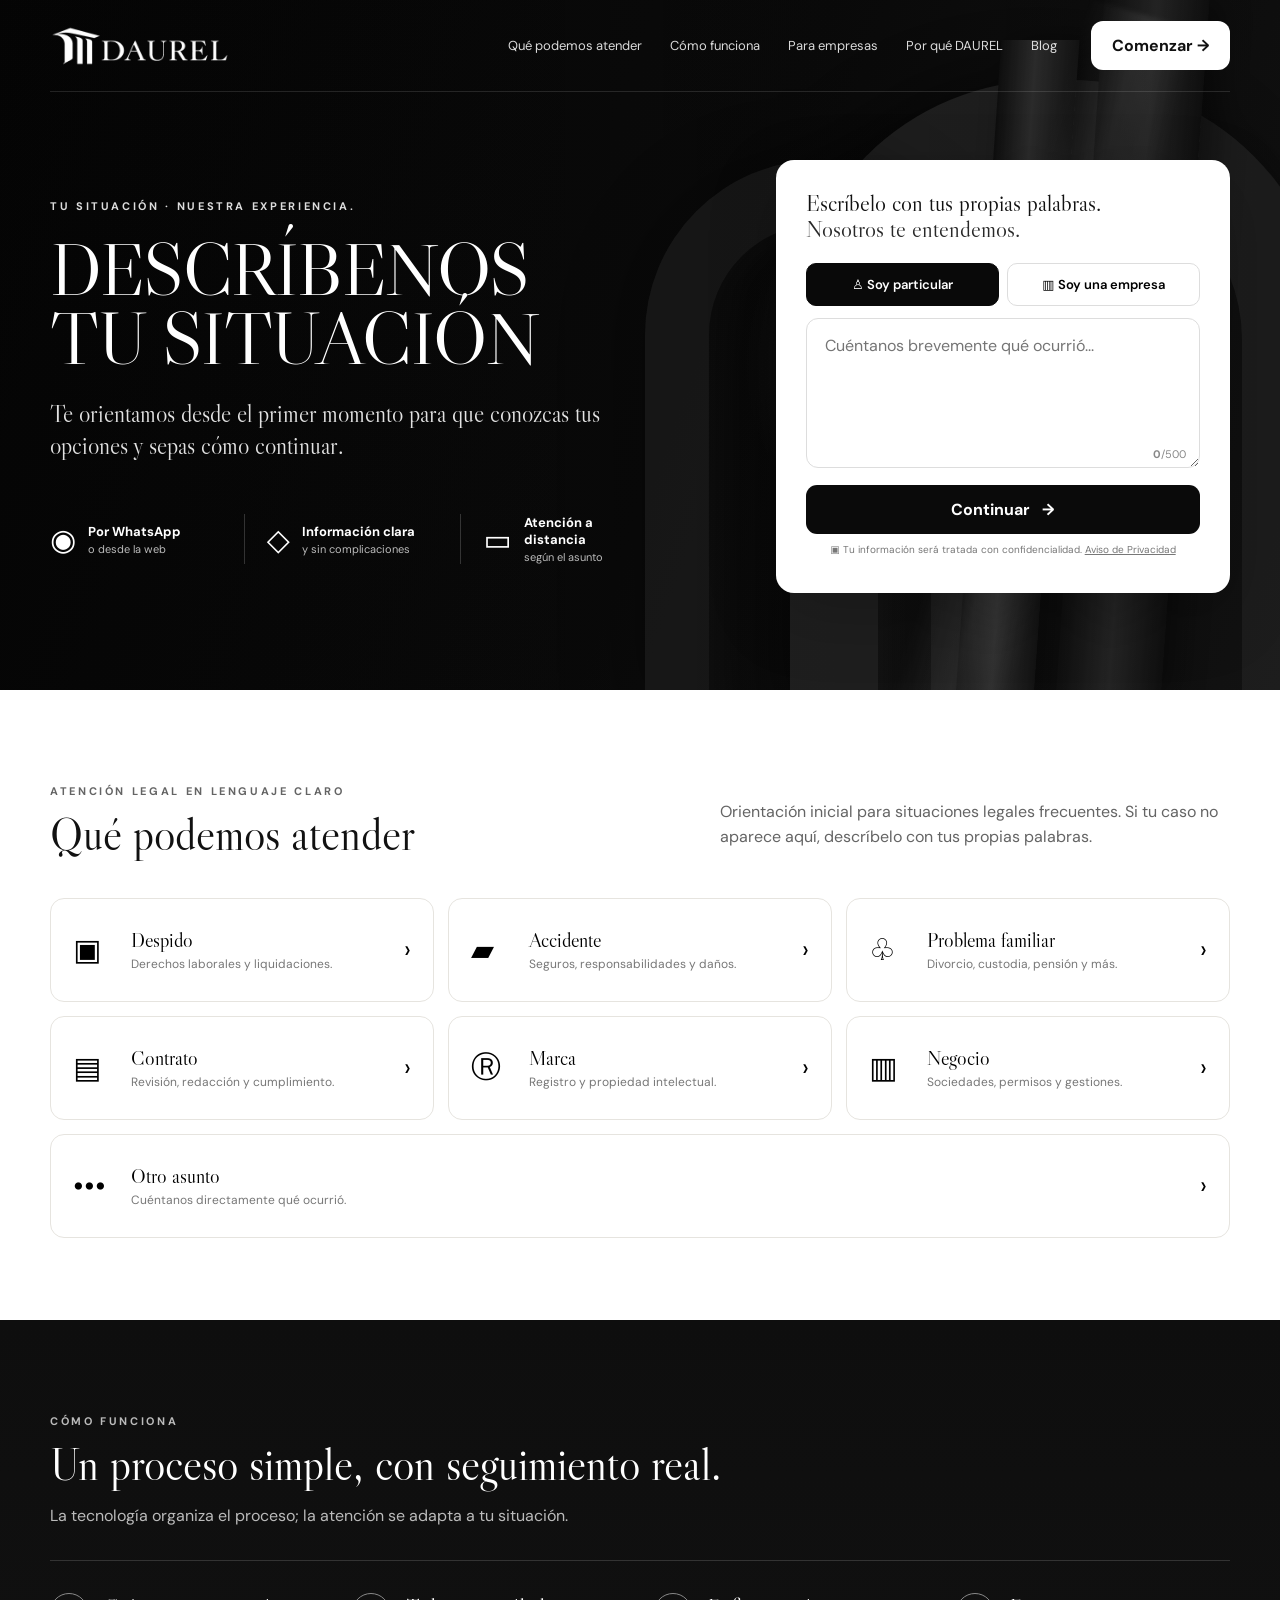
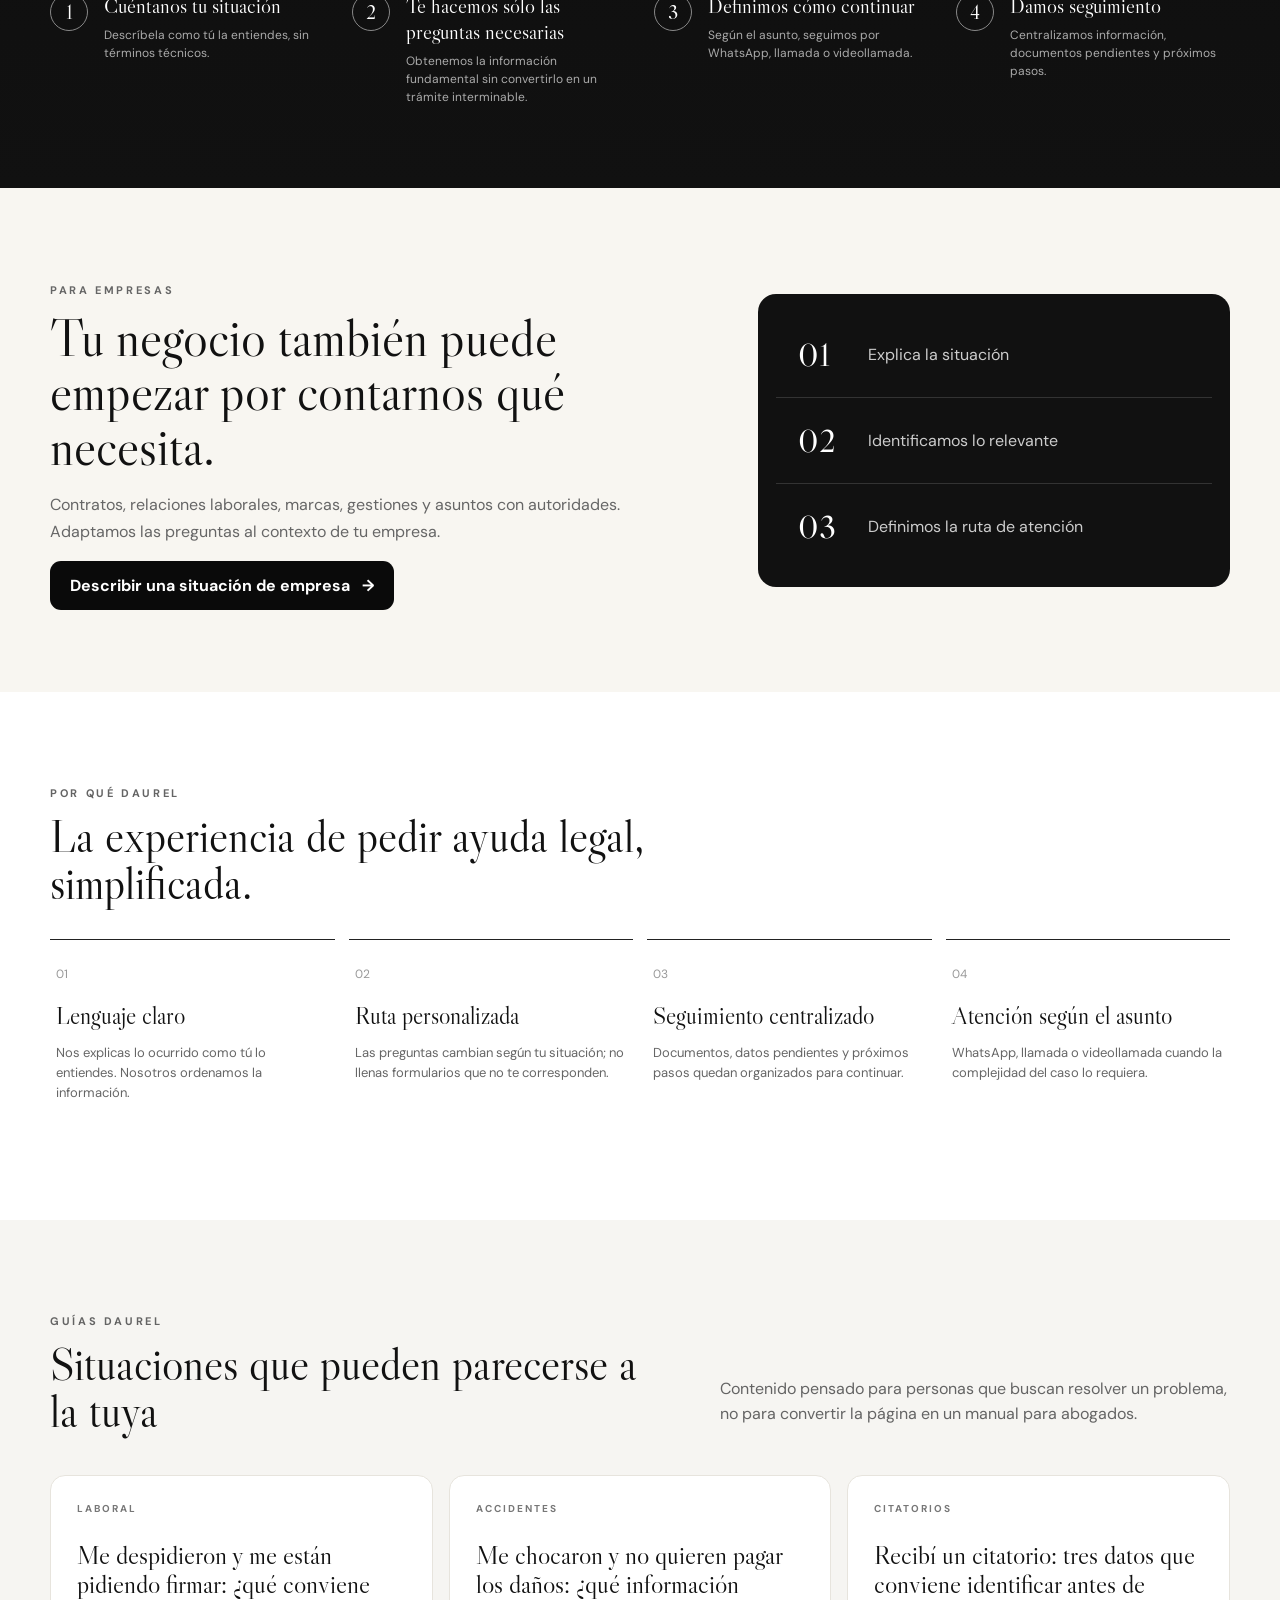
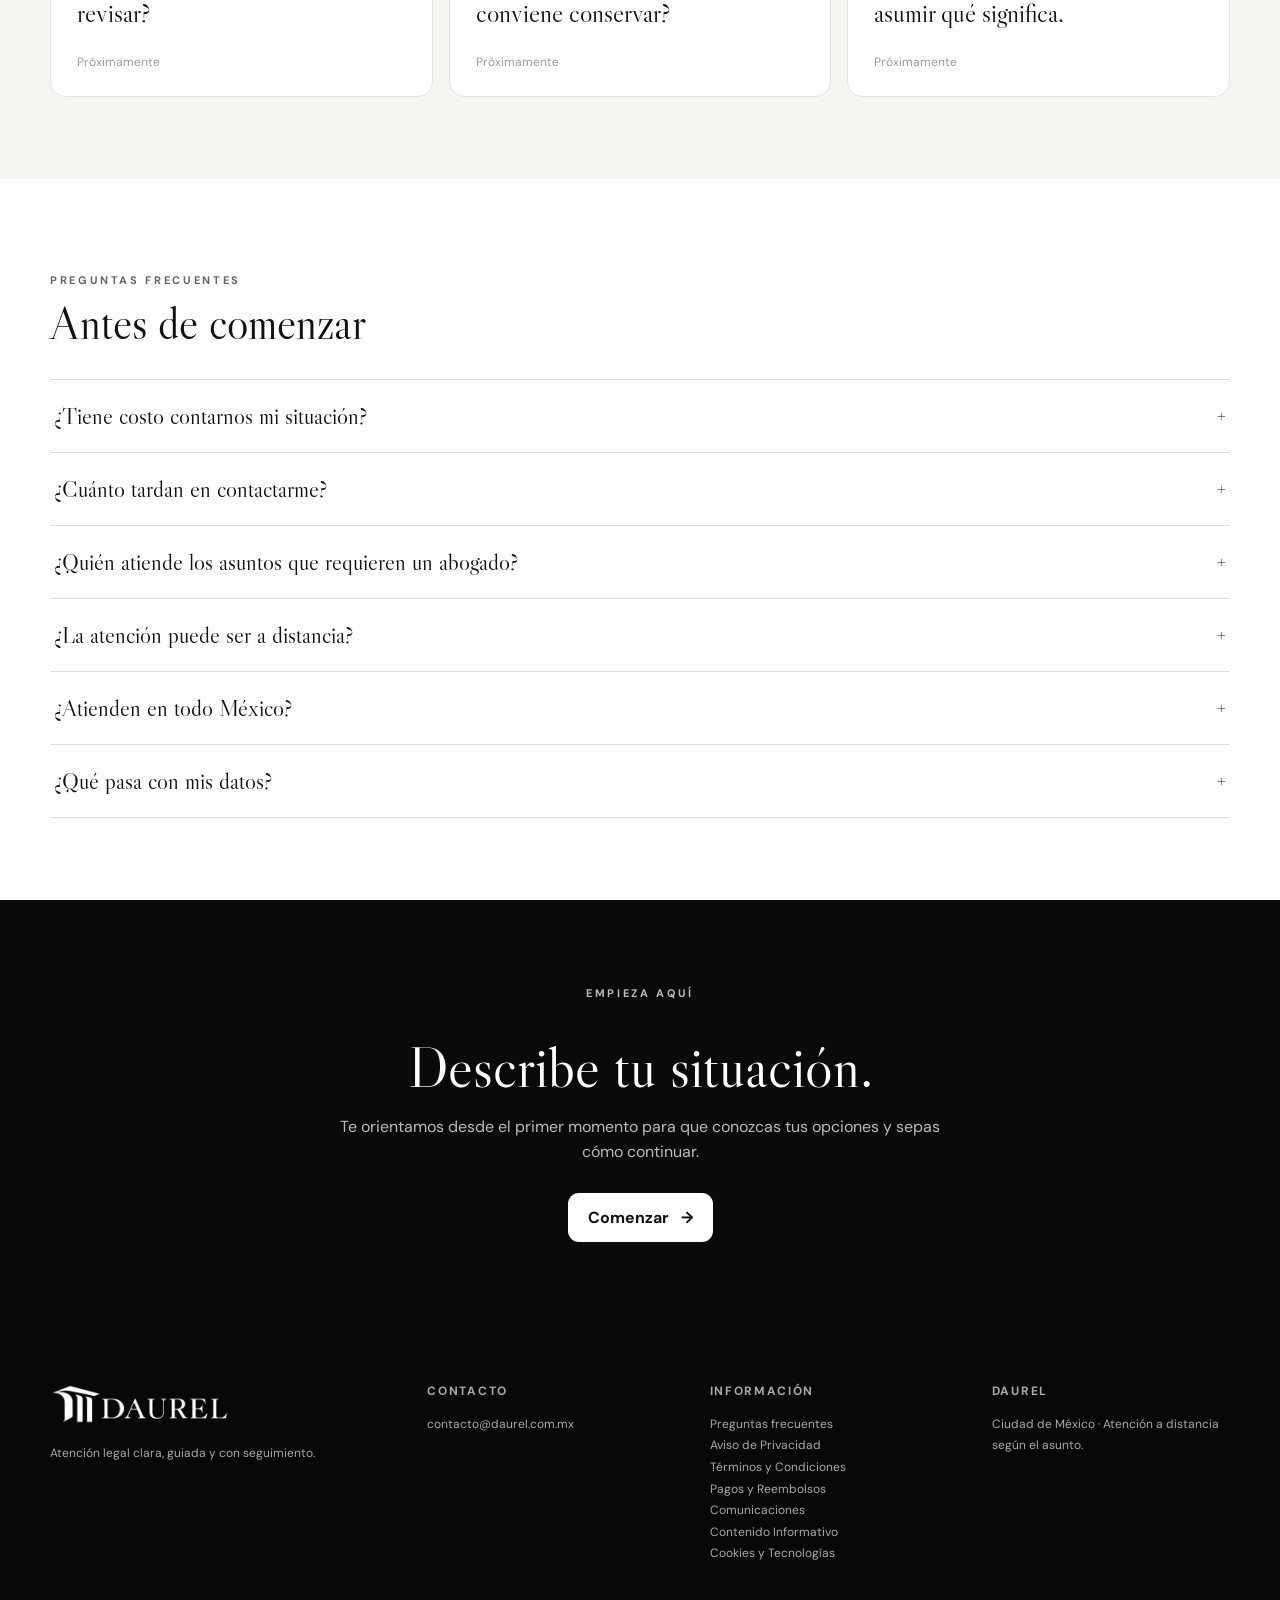
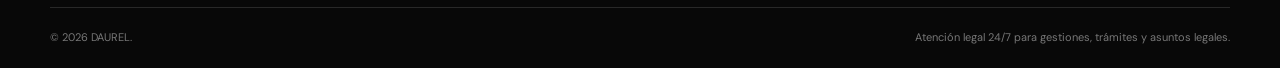
<file: public/index.html>
<!doctype html>
<html lang="es-MX">
<head>
  <meta charset="utf-8">
  <meta name="viewport" content="width=device-width, initial-scale=1">
  <title>DAUREL | Atención legal clara y guiada</title>
  <meta name="description" content="Describe tu situación con tus propias palabras. Te orientamos desde el primer momento para que conozcas tus opciones y sepas cómo continuar.">
  <link rel="canonical" href="https://daurel.com.mx/">
  <meta property="og:type" content="website">
  <meta property="og:title" content="DAUREL | Atención legal clara y guiada">
  <meta property="og:description" content="Gestiones, trámites y asuntos legales con atención clara y seguimiento.">
  <meta property="og:url" content="https://daurel.com.mx/">
  <meta property="og:site_name" content="DAUREL">
  <meta property="og:image" content="https://daurel.com.mx/assets/social-preview.png">
  <meta property="og:image:secure_url" content="https://daurel.com.mx/assets/social-preview.png">
  <meta property="og:image:type" content="image/png">
  <meta property="og:image:width" content="1200">
  <meta property="og:image:height" content="630">
  <meta property="og:image:alt" content="DAUREL — Atención legal clara y guiada">
  <meta name="twitter:card" content="summary_large_image">
  <meta name="twitter:title" content="DAUREL | Atención legal clara y guiada">
  <meta name="twitter:description" content="Gestiones, trámites y asuntos legales con atención clara y seguimiento.">
  <meta name="twitter:image" content="https://daurel.com.mx/assets/social-preview.png">
  <meta name="theme-color" content="#090909">
  <link rel="icon" href="[data-uri]">
  <link rel="preconnect" href="https://fonts.googleapis.com">
  <link rel="preconnect" href="https://fonts.gstatic.com" crossorigin>
  <link href="https://fonts.googleapis.com/css2?family=DM+Sans:wght@400;500;600;700&family=Libre+Caslon+Display&display=swap" rel="stylesheet">
  <link rel="stylesheet" href="styles.css">
</head>
<body>
  <header class="site-header" id="inicio">
    <div class="nav shell">
      <a class="brand" href="#inicio" aria-label="DAUREL, inicio">
        <img src="[data-uri]" alt="DAUREL">
      </a>

      <nav class="desktop-nav" aria-label="Navegación principal">
        <a href="#atendemos">Qué podemos atender</a>
        <a href="#como-funciona">Cómo funciona</a>
        <a href="#empresas">Para empresas</a>
        <a href="#por-que">Por qué DAUREL</a>
        <a href="#recursos">Blog</a>
      </nav>

      <button class="nav-cta js-start">Comenzar <span>→</span></button>

      <button class="menu-button" id="menuButton" aria-label="Abrir menú" aria-expanded="false">
        <span></span><span></span><span></span>
      </button>
    </div>

    <div class="mobile-menu" id="mobileMenu">
      <a href="#atendemos">Qué podemos atender</a>
      <a href="#como-funciona">Cómo funciona</a>
      <a href="#empresas">Para empresas</a>
      <a href="#por-que">Por qué DAUREL</a>
      <a href="#recursos">Blog</a>
      <button class="button button-light js-start">Comenzar</button>
    </div>
  </header>

  <main>
    <section class="hero">
      <div class="hero-architecture" aria-hidden="true">
        <div class="arch arch-a"></div>
        <div class="arch arch-b"></div>
        <div class="pillar pillar-a"></div>
        <div class="pillar pillar-b"></div>
        <div class="light-beam"></div>
      </div>
      <div class="hero-fade"></div>

      <div class="shell hero-grid">
        <div class="hero-copy">
          <div class="eyebrow">TU SITUACIÓN · NUESTRA EXPERIENCIA.</div>
          <h1>DESCRÍBENOS<br>TU SITUACIÓN</h1>
          <p class="hero-subtitle">Te orientamos desde el primer momento para que conozcas tus opciones y sepas cómo continuar.</p>

          <div class="hero-points">
            <div>
              <span class="icon-circle">◉</span>
              <p><strong>Por WhatsApp</strong><small>o desde la web</small></p>
            </div>
            <div>
              <span class="icon-circle">◇</span>
              <p><strong>Información clara</strong><small>y sin complicaciones</small></p>
            </div>
            <div>
              <span class="icon-circle">▭</span>
              <p><strong>Atención a distancia</strong><small>según el asunto</small></p>
            </div>
          </div>
        </div>

        <form class="intake-card" id="heroForm" novalidate>
          <h2>Escríbelo con tus propias palabras.<br><span>Nosotros te entendemos.</span></h2>

          <div class="persona-toggle" role="group" aria-label="Tipo de solicitante">
            <button type="button" class="persona active" data-persona="particular">
              <span>♙</span> Soy particular
            </button>
            <button type="button" class="persona" data-persona="empresa">
              <span>▥</span> Soy una empresa
            </button>
          </div>

          <label class="sr-only" for="situation">Describe tu situación</label>
          <div class="textarea-wrap">
            <textarea id="situation" maxlength="500" placeholder="Cuéntanos brevemente qué ocurrió..."></textarea>
            <span class="counter"><b id="charCount">0</b>/500</span>
          </div>

          <div class="field-error" id="heroError" role="alert"></div>
          <button type="submit" class="button button-dark button-wide">Continuar <span>→</span></button>

          <p class="privacy-note"><span>▣</span> Tu información será tratada con confidencialidad. <a href="aviso-privacidad.html" target="_blank" rel="noopener">Aviso de Privacidad</a></p>
        </form>
      </div>
    </section>

    <section class="section light" id="atendemos">
      <div class="shell">
        <div class="section-heading split-heading">
          <div>
            <p class="kicker">ATENCIÓN LEGAL EN LENGUAJE CLARO</p>
            <h2>Qué podemos atender</h2>
          </div>
          <p>Orientación inicial para situaciones legales frecuentes. Si tu caso no aparece aquí, descríbelo con tus propias palabras.</p>
        </div>

        <div class="issue-grid">
          <button class="issue-card" data-fill="Me despidieron o tengo un problema relacionado con mi trabajo.">
            <span class="issue-icon">▣</span><span><strong>Despido</strong><small>Derechos laborales y liquidaciones.</small></span><b>›</b>
          </button>
          <button class="issue-card" data-fill="Tuve un choque o accidente y necesito orientación sobre qué hacer.">
            <span class="issue-icon">▰</span><span><strong>Accidente</strong><small>Seguros, responsabilidades y daños.</small></span><b>›</b>
          </button>
          <button class="issue-card" data-fill="Tengo un problema familiar y necesito orientación legal.">
            <span class="issue-icon">♧</span><span><strong>Problema familiar</strong><small>Divorcio, custodia, pensión y más.</small></span><b>›</b>
          </button>
          <button class="issue-card" data-fill="Necesito revisar, preparar o entender un contrato.">
            <span class="issue-icon">▤</span><span><strong>Contrato</strong><small>Revisión, redacción y cumplimiento.</small></span><b>›</b>
          </button>
          <button class="issue-card" data-fill="Quiero registrar o proteger una marca, nombre o creación.">
            <span class="issue-icon">Ⓡ</span><span><strong>Marca</strong><small>Registro y propiedad intelectual.</small></span><b>›</b>
          </button>
          <button class="issue-card" data-fill="Tengo un asunto relacionado con mi negocio, permisos o una autoridad.">
            <span class="issue-icon">▥</span><span><strong>Negocio</strong><small>Sociedades, permisos y gestiones.</small></span><b>›</b>
          </button>
          <button class="issue-card issue-card-wide" data-fill="">
            <span class="issue-icon">•••</span><span><strong>Otro asunto</strong><small>Cuéntanos directamente qué ocurrió.</small></span><b>›</b>
          </button>
        </div>
      </div>
    </section>

    <section class="process-section" id="como-funciona">
      <div class="shell">
        <div class="section-heading dark-heading">
          <p class="kicker">CÓMO FUNCIONA</p>
          <h2>Un proceso simple, con seguimiento real.</h2>
          <p>La tecnología organiza el proceso; la atención se adapta a tu situación.</p>
        </div>

        <div class="process-grid">
          <article><span>1</span><div><h3>Cuéntanos tu situación</h3><p>Descríbela como tú la entiendes, sin términos técnicos.</p></div></article>
          <article><span>2</span><div><h3>Te hacemos sólo las preguntas necesarias</h3><p>Obtenemos la información fundamental sin convertirlo en un trámite interminable.</p></div></article>
          <article><span>3</span><div><h3>Definimos cómo continuar</h3><p>Según el asunto, seguimos por WhatsApp, llamada o videollamada.</p></div></article>
          <article><span>4</span><div><h3>Damos seguimiento</h3><p>Centralizamos información, documentos pendientes y próximos pasos.</p></div></article>
        </div>
      </div>
    </section>

    <section class="section warm" id="empresas">
      <div class="shell enterprise-grid">
        <div>
          <p class="kicker">PARA EMPRESAS</p>
          <h2>Tu negocio también puede empezar por contarnos qué necesita.</h2>
          <p>Contratos, relaciones laborales, marcas, gestiones y asuntos con autoridades. Adaptamos las preguntas al contexto de tu empresa.</p>
          <button class="button button-dark js-enterprise">Describir una situación de empresa <span>→</span></button>
        </div>
        <div class="enterprise-panel">
          <div class="mini-stat"><strong>01</strong><span>Explica la situación</span></div>
          <div class="mini-stat"><strong>02</strong><span>Identificamos lo relevante</span></div>
          <div class="mini-stat"><strong>03</strong><span>Definimos la ruta de atención</span></div>
        </div>
      </div>
    </section>

    <section class="section light" id="por-que">
      <div class="shell">
        <div class="section-heading">
          <p class="kicker">POR QUÉ DAUREL</p>
          <h2>La experiencia de pedir ayuda legal, simplificada.</h2>
        </div>
        <div class="why-grid">
          <article><span>01</span><h3>Lenguaje claro</h3><p>Nos explicas lo ocurrido como tú lo entiendes. Nosotros ordenamos la información.</p></article>
          <article><span>02</span><h3>Ruta personalizada</h3><p>Las preguntas cambian según tu situación; no llenas formularios que no te corresponden.</p></article>
          <article><span>03</span><h3>Seguimiento centralizado</h3><p>Documentos, datos pendientes y próximos pasos quedan organizados para continuar.</p></article>
          <article><span>04</span><h3>Atención según el asunto</h3><p>WhatsApp, llamada o videollamada cuando la complejidad del caso lo requiera.</p></article>
        </div>
      </div>
    </section>

    <section class="section resources" id="recursos">
      <div class="shell">
        <div class="section-heading split-heading">
          <div>
            <p class="kicker">GUÍAS DAUREL</p>
            <h2>Situaciones que pueden parecerse a la tuya</h2>
          </div>
          <p>Contenido pensado para personas que buscan resolver un problema, no para convertir la página en un manual para abogados.</p>
        </div>
        <div class="article-grid">
          <article class="article-card">
            <span>LABORAL</span>
            <h3>Me despidieron y me están pidiendo firmar: ¿qué conviene revisar?</h3>
            <a href="#" class="disabled-link">Próximamente</a>
          </article>
          <article class="article-card">
            <span>ACCIDENTES</span>
            <h3>Me chocaron y no quieren pagar los daños: ¿qué información conviene conservar?</h3>
            <a href="#" class="disabled-link">Próximamente</a>
          </article>
          <article class="article-card">
            <span>CITATORIOS</span>
            <h3>Recibí un citatorio: tres datos que conviene identificar antes de asumir qué significa.</h3>
            <a href="#" class="disabled-link">Próximamente</a>
          </article>
        </div>
      </div>
    </section>

    <section class="section faq-section" id="preguntas">
      <div class="shell">
        <div class="section-heading">
          <p class="kicker">PREGUNTAS FRECUENTES</p>
          <h2>Antes de comenzar</h2>
        </div>
        <div class="faq">
          <details>
            <summary>¿Tiene costo contarnos mi situación?</summary>
            <p>La revisión inicial de tu solicitud no genera ningún cargo. Si para continuar se requiere un servicio profesional, primero te explicaremos qué comprende y cuál sería su costo.</p>
          </details>
          <details>
            <summary>¿Cuánto tardan en contactarme?</summary>
            <p>Puedes enviar tu solicitud las 24 horas. La plataforma la confirma al momento y el seguimiento personal se realiza tan pronto como sea posible, de acuerdo con la urgencia del asunto y la disponibilidad de atención.</p>
          </details>
          <details>
            <summary>¿Quién atiende los asuntos que requieren un abogado?</summary>
            <p>DAUREL recibe, organiza y da seguimiento a solicitudes de gestiones, trámites y asuntos legales. Cuando una actuación requiera representación, firma, asesoría profesional o intervención reservada a una persona con título y cédula profesional, el asunto será atendido o canalizado con un profesionista habilitado. Enviar una solicitud no crea por sí mismo una relación abogado-cliente.</p>
          </details>
          <details>
            <summary>¿La atención puede ser a distancia?</summary>
            <p>Sí. Dependiendo del asunto, la atención puede continuar por WhatsApp, llamada telefónica o videollamada.</p>
          </details>
          <details>
            <summary>¿Atienden en todo México?</summary>
            <p>Por ahora la operación presencial se concentra en Ciudad de México y zona metropolitana. Algunos asuntos pueden atenderse a distancia, según la materia y el tipo de gestión.</p>
          </details>
          <details>
            <summary>¿Qué pasa con mis datos?</summary>
            <p>La información que compartas se utilizará para recibir, analizar y dar seguimiento a tu solicitud conforme al Aviso de Privacidad. Puedes consultarlo antes de enviar tus datos y ejercer tus derechos sobre ellos por los medios ahí indicados.</p>
          </details>
        </div>
      </div>
    </section>

    <section class="final-cta">
      <div class="shell">
        <p class="kicker">EMPIEZA AQUÍ</p>
        <h2>Describe tu situación.</h2>
        <p>Te orientamos desde el primer momento para que conozcas tus opciones y sepas cómo continuar.</p>
        <button class="button button-light js-start">Comenzar <span>→</span></button>
      </div>
    </section>
  </main>

  <footer class="footer" id="privacidad">
    <div class="shell footer-grid">
      <div>
        <img src="[data-uri]" alt="DAUREL" class="footer-logo">
        <p>Atención legal clara, guiada y con seguimiento.</p>
      </div>
      <div>
        <h3>Contacto</h3>
        <a href="mailto:contacto@daurel.com.mx">contacto@daurel.com.mx</a>
      </div>
      <div>
        <h3>Información</h3>
        <a href="#preguntas">Preguntas frecuentes</a>
        <a href="aviso-privacidad.html">Aviso de Privacidad</a>
        <a href="terminos.html">Términos y Condiciones</a>
        <a href="pagos-reembolsos.html">Pagos y Reembolsos</a>
        <a href="comunicaciones.html">Comunicaciones</a>
        <a href="contenido-informativo.html">Contenido Informativo</a>
        <a href="cookies.html">Cookies y Tecnologías</a>
      </div>
      <div>
        <h3>DAUREL</h3>
        <p>Ciudad de México · Atención a distancia según el asunto.</p>
      </div>
    </div>
    <div class="shell footer-bottom">
      <span>© <span id="year"></span> DAUREL.</span>
      <span>Atención legal 24/7 para gestiones, trámites y asuntos legales.</span>
    </div>
  </footer>

  <!-- Guided intake dialog -->
  <div class="modal" id="intakeModal" aria-hidden="true">
    <div class="modal-backdrop" data-close-modal></div>
    <section class="modal-panel" role="dialog" aria-modal="true" aria-labelledby="modalTitle">
      <button class="modal-close" data-close-modal aria-label="Cerrar">×</button>

      <div class="progress">
        <span class="active">1</span><i></i><span>2</span><i></i><span>3</span>
      </div>

      <div class="modal-step active" data-step="1">
        <p class="kicker">UN DATO FUNDAMENTAL</p>
        <h2 id="modalTitle">Antes de continuar</h2>
        <p id="dynamicQuestionText">Queremos entender mejor lo ocurrido.</p>
        <div class="choice-grid" id="dynamicChoices"></div>
        <button class="button button-dark button-wide" id="stepOneNext" disabled>Continuar <span>→</span></button>
      </div>

      <div class="modal-step" data-step="2">
        <p class="kicker">TIEMPO Y URGENCIA</p>
        <h2>¿Hay una fecha próxima relacionada con el asunto?</h2>
        <p>Por ejemplo: audiencia, vencimiento, cita con una autoridad o una fecha que te preocupe.</p>
        <div class="choice-grid">
          <button class="choice" data-urgency="48h">Sí, en menos de 48 horas</button>
          <button class="choice" data-urgency="soon">Sí, pero después</button>
          <button class="choice" data-urgency="no">No</button>
          <button class="choice" data-urgency="unknown">No estoy seguro</button>
        </div>
        <button class="button button-dark button-wide" id="stepTwoNext" disabled>Continuar <span>→</span></button>
      </div>

      <div class="modal-step" data-step="3">
        <p class="kicker">PARA DAR SEGUIMIENTO</p>
        <h2>Déjanos tus datos de contacto</h2>
        <p>Nos comunicaremos contigo por WhatsApp.</p>

        <label class="field">
          <span>Nombre</span>
          <input type="text" id="contactName" autocomplete="name" placeholder="Tu nombre">
        </label>
        <label class="field">
          <span>WhatsApp</span>
          <input type="tel" id="contactWhatsapp" autocomplete="tel" placeholder="10 dígitos">
        </label>
        <label class="field">
          <span>Municipio / alcaldía</span>
          <input
  type="text"
  id="contactLocation"
  list="locationSuggestions"
  autocomplete="off"
  placeholder="Escribe tu municipio o alcaldía"
>

<datalist id="locationSuggestions">
  <!-- Ciudad de México -->
  <option value="Álvaro Obregón, Ciudad de México">
  <option value="Azcapotzalco, Ciudad de México">
  <option value="Benito Juárez, Ciudad de México">
  <option value="Coyoacán, Ciudad de México">
  <option value="Cuajimalpa de Morelos, Ciudad de México">
  <option value="Cuauhtémoc, Ciudad de México">
  <option value="Gustavo A. Madero, Ciudad de México">
  <option value="Iztacalco, Ciudad de México">
  <option value="Iztapalapa, Ciudad de México">
  <option value="La Magdalena Contreras, Ciudad de México">
  <option value="Miguel Hidalgo, Ciudad de México">
  <option value="Milpa Alta, Ciudad de México">
  <option value="Tláhuac, Ciudad de México">
  <option value="Tlalpan, Ciudad de México">
  <option value="Venustiano Carranza, Ciudad de México">
  <option value="Xochimilco, Ciudad de México">

  <!-- Estado de México -->
  <option value="Atizapán de Zaragoza, Estado de México">
  <option value="Capulhuac, Estado de México">
  <option value="Chalco, Estado de México">
  <option value="Chimalhuacán, Estado de México">
  <option value="Coacalco de Berriozábal, Estado de México">
  <option value="Cuautitlán, Estado de México">
  <option value="Cuautitlán Izcalli, Estado de México">
  <option value="Ecatepec de Morelos, Estado de México">
  <option value="Huixquilucan, Estado de México">
  <option value="Ixtapaluca, Estado de México">
  <option value="Lerma, Estado de México">
  <option value="Metepec, Estado de México">
  <option value="Naucalpan de Juárez, Estado de México">
  <option value="Nezahualcóyotl, Estado de México">
  <option value="Nicolás Romero, Estado de México">
  <option value="Ocoyoacac, Estado de México">
  <option value="San Mateo Atenco, Estado de México">
  <option value="Tlalnepantla de Baz, Estado de México">
  <option value="Toluca, Estado de México">
  <option value="Tultitlán, Estado de México">
  <option value="Valle de Chalco Solidaridad, Estado de México">
  <option value="Zinacantepec, Estado de México">
</datalist>
        </label>

        <label class="consent">
          <input type="checkbox" id="privacyConsent">
          <span>He leído el <a href="aviso-privacidad.html" target="_blank" rel="noopener">Aviso de Privacidad</a> y autorizo el tratamiento de la información para atender mi solicitud.</span>
        </label>
<div id="turnstileWidget"></div>
        <div class="field-error" id="contactError" role="alert"></div>
        <button class="button button-dark button-wide" id="submitRequest">Enviar solicitud <span>→</span></button>
      </div>

      <div class="modal-step success-step" data-step="success">
        <div class="success-mark">✓</div>
        <p class="kicker">SOLICITUD PREPARADA</p>
        <h2 id="requestId">DAU-000000</h2>
        <p id="successMessage">Tu solicitud fue recibida correctamente. Conserva tu folio; nuestro equipo revisará la información y te contactará para indicarte los siguientes pasos.</p>
        <button class="button button-dark button-wide" data-close-modal>Cerrar</button>
      </div>
    </section>
  </div>

  <div class="privacy-modal" id="privacyModal" aria-hidden="true">
    <div class="modal-backdrop" data-close-privacy></div>
    <section class="privacy-panel">
      <button class="modal-close" data-close-privacy aria-label="Cerrar">×</button>
      <p class="kicker">AVISO DE PRIVACIDAD</p>
      <h2>Aviso de Privacidad</h2>
      <p>DAUREL será responsable del tratamiento de los datos personales que recabe a través de daurel.com.mx, WhatsApp, llamadas telefónicas, formularios, comunicaciones electrónicas y demás medios que utilice para recibir, coordinar y dar seguimiento a solicitudes y servicios.</p>
      <p>Los datos recabados podrán utilizarse para identificar y contactar a la persona solicitante, analizar de manera inicial su solicitud, dar seguimiento, solicitar información o documentos necesarios, elaborar propuestas de servicio y, cuando corresponda, canalizar el asunto con un profesional o prestador adecuado.</p>
      <p>Cuando sea necesario compartir información con un profesional o prestador para atender la solicitud, se procurará limitarla a lo necesario para la finalidad correspondiente. No se realizarán transferencias distintas de las necesarias para la atención de la solicitud, salvo obligación legal o autorización de la persona titular.</p>
      <p>Para ejercer derechos de acceso, rectificación, cancelación u oposición, o para plantear dudas relacionadas con el tratamiento de datos personales, puedes escribir a <a href="mailto:contacto@daurel.com.mx">contacto@daurel.com.mx</a>.</p>
    </section>
  </div>
<script
  src="https://challenges.cloudflare.com/turnstile/v0/api.js?render=explicit"
  async
  defer>
</script>
  <script src="config.js"></script>
  <script src="script.js"></script>
</body>
</html>
</file>
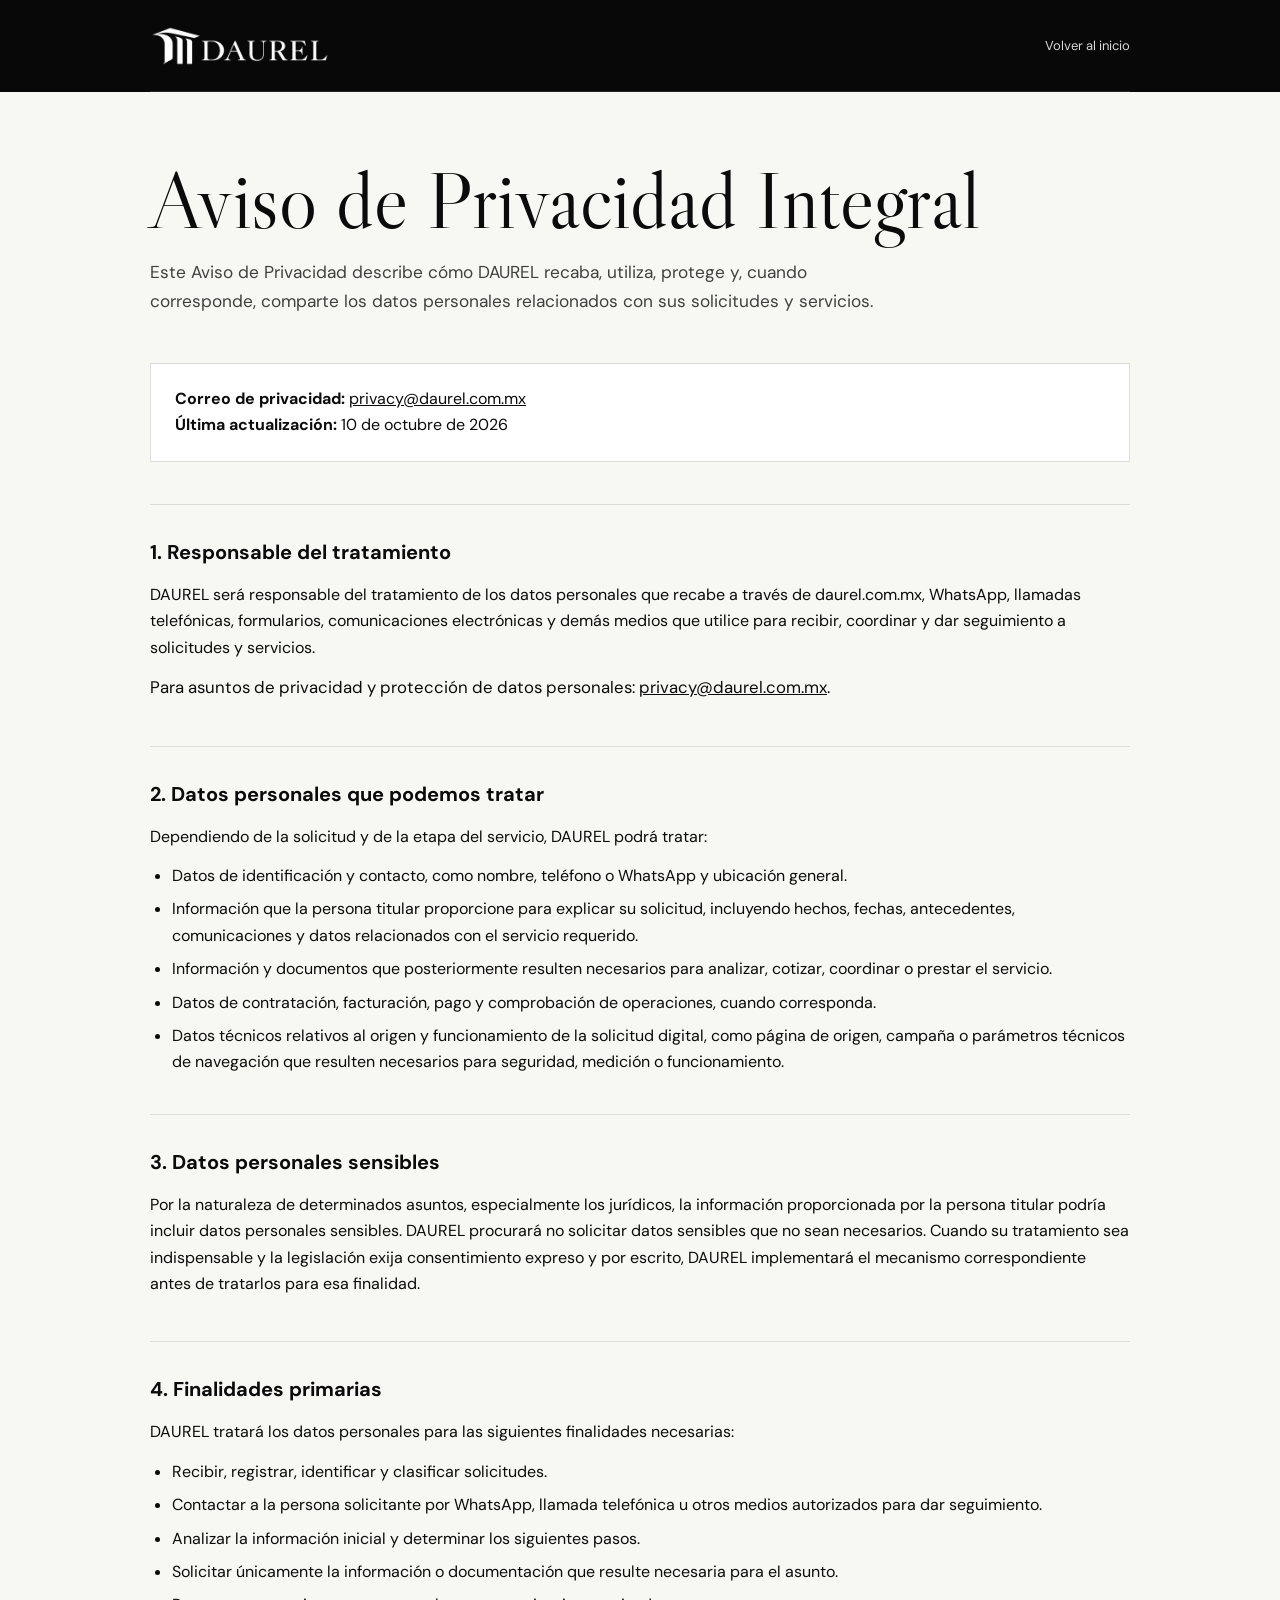
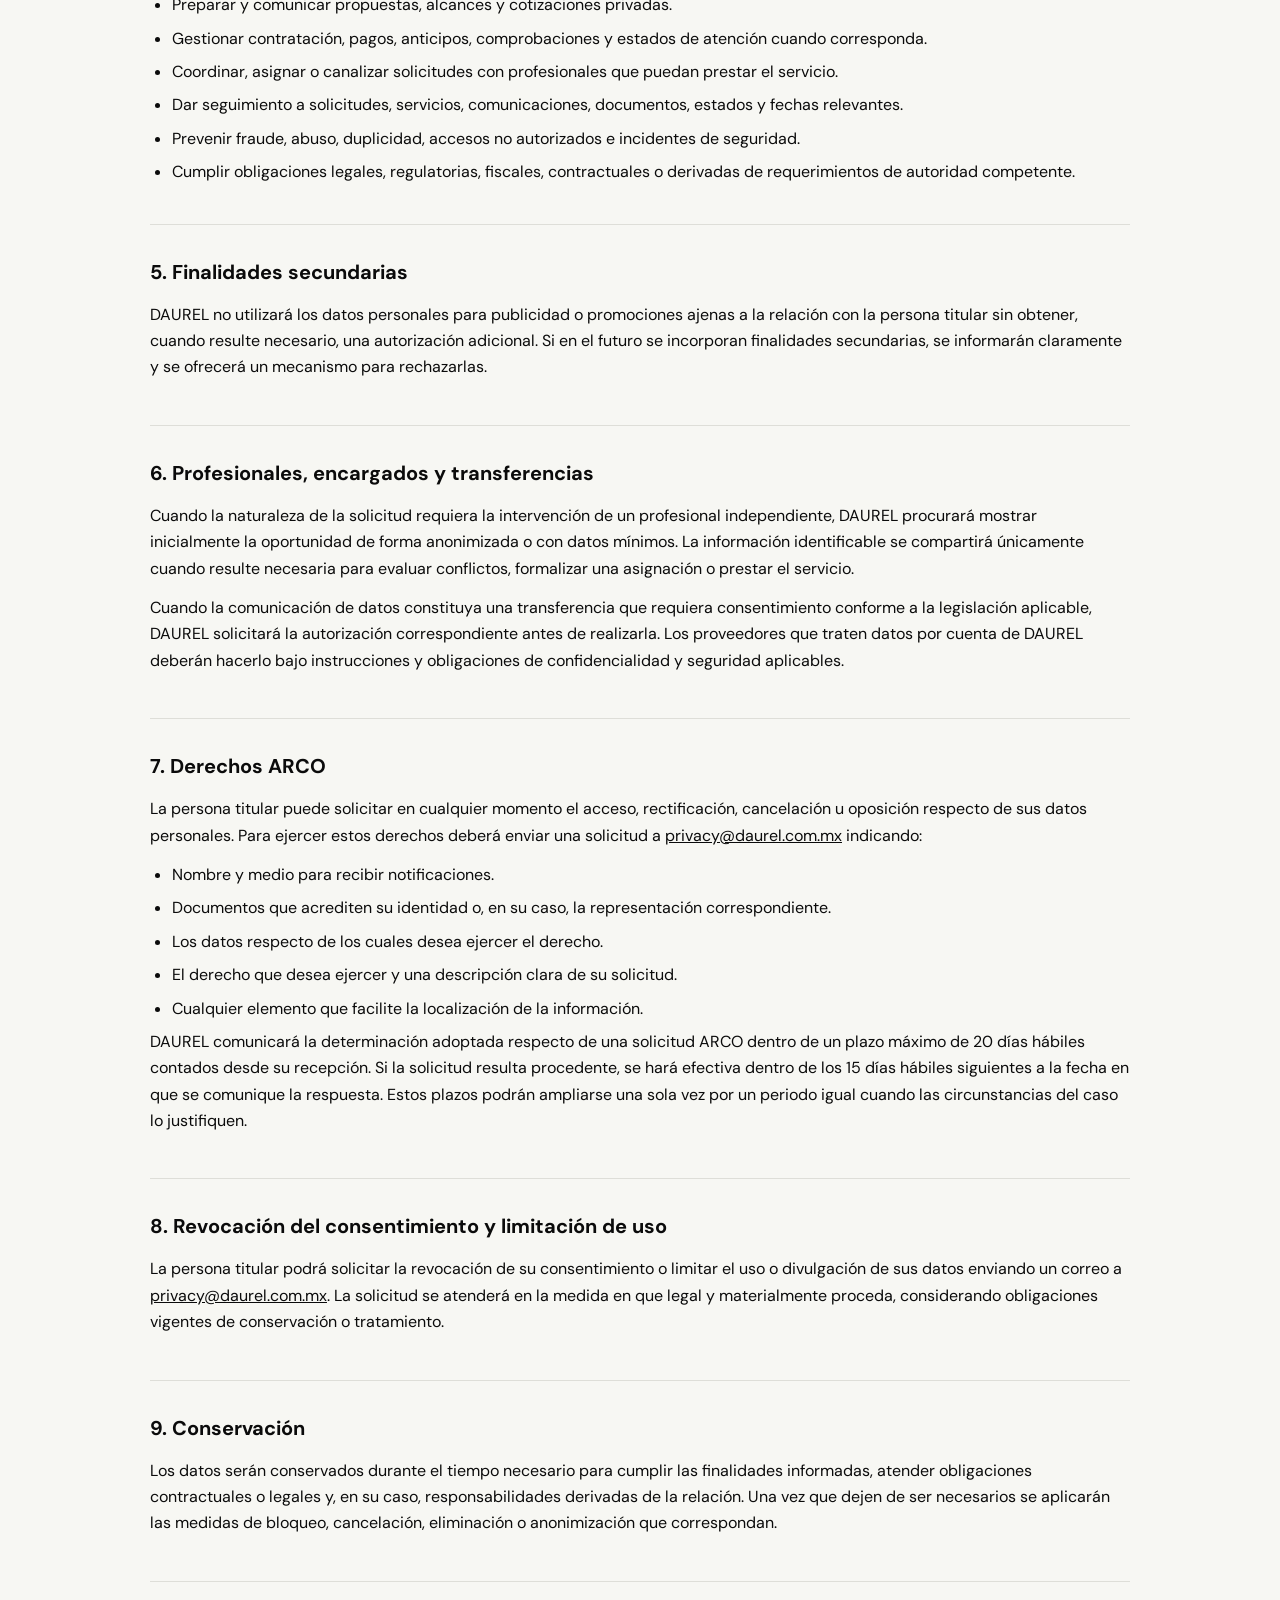
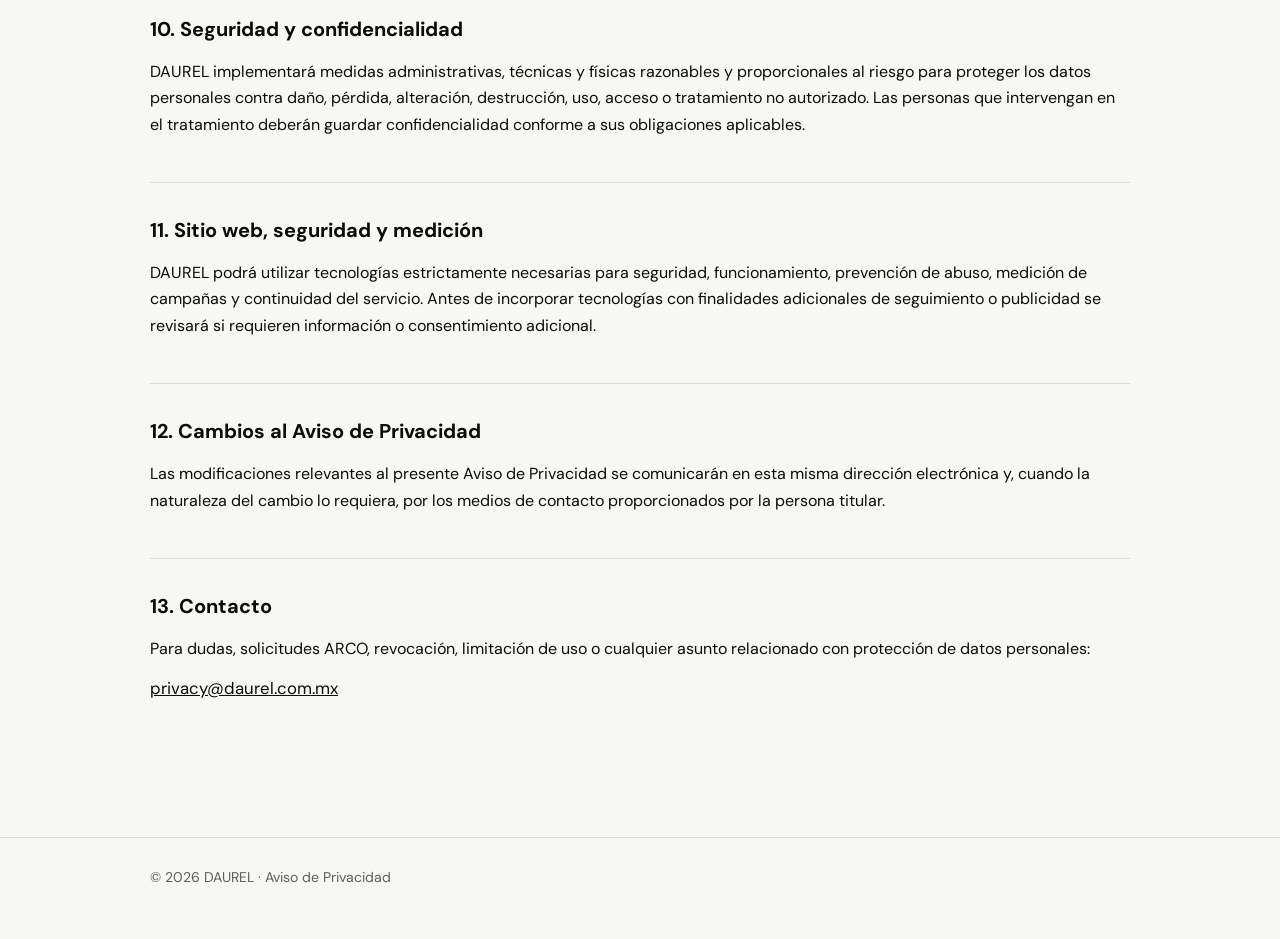
<file: public/privacidad/index.html>
<!doctype html>
<html lang="es-MX">
<head>
  <meta charset="utf-8">
  <meta name="viewport" content="width=device-width, initial-scale=1">
  <title>Aviso de Privacidad | DAUREL</title>
  <meta name="description" content="Aviso de Privacidad Integral de DAUREL.">
  <meta name="robots" content="noindex,nofollow">
  <link rel="preconnect" href="https://fonts.googleapis.com">
  <link rel="preconnect" href="https://fonts.gstatic.com" crossorigin>
  <link href="https://fonts.googleapis.com/css2?family=DM+Sans:wght@400;500;600;700&family=Libre+Caslon+Display&display=swap" rel="stylesheet">
  <style>
    :root{--ink:#0b0b0b;--muted:#5f5f5f;--line:#deded8;--paper:#f7f7f3;--white:#fff}
    *{box-sizing:border-box}
    body{margin:0;background:var(--paper);color:var(--ink);font-family:"DM Sans",sans-serif;line-height:1.65}
    .shell{width:min(980px,calc(100% - 40px));margin:auto}
    header{background:#080808;color:#fff}
    .nav{height:92px;display:flex;align-items:center;gap:34px;border-bottom:1px solid rgba(255,255,255,.12)}
    .brand{width:190px;margin-right:auto;display:block;text-decoration:none}
    .brand img{height:42px;width:auto;display:block}
    .back{color:#fff;text-decoration:none;font-size:13px;opacity:.85;transition:.2s}
    .back:hover{opacity:1}
    main{padding:70px 0 90px}
    .status{display:inline-block;margin-bottom:22px;padding:8px 12px;border:1px solid #b5b5ae;background:#fff;font-size:.76rem;font-weight:700;letter-spacing:.08em}
    h1{font-family:"Libre Caslon Display",serif;font-size:clamp(2.6rem,7vw,5rem);line-height:.95;margin:0 0 20px;font-weight:400}
    .lead{max-width:760px;font-size:1.08rem;color:#404040;margin-bottom:48px}
    .notice{background:#fff;border:1px solid var(--line);padding:22px 24px;margin:0 0 42px}
    section{padding:31px 0;border-top:1px solid var(--line)}
    h2{font-size:1.25rem;margin:0 0 13px}
    p{margin:0 0 13px}
    ul{margin:10px 0 0;padding-left:22px}
    li{margin:7px 0}
    a{color:inherit}
    .pending{font-weight:700}
    .contact{font-size:1.05rem}
    footer{border-top:1px solid var(--line);padding:28px 0 50px;color:var(--muted);font-size:.88rem}
    @media(max-width:620px){main{padding-top:48px}.nav{height:78px}.brand{width:160px}.brand img{height:38px}section{padding:25px 0}}
  </style>
</head>
<body>
<header>
  <div class="shell nav">
    <a class="brand" href="/" aria-label="DAUREL, inicio">
        <img src="[data-uri]" alt="DAUREL">
      </a>
    <a class="back" href="/">Volver al inicio</a>
  </div>
</header>
<main class="shell">
  <h1>Aviso de Privacidad Integral</h1>
  <p class="lead">Este Aviso de Privacidad describe cómo DAUREL recaba, utiliza, protege y, cuando corresponde, comparte los datos personales relacionados con sus solicitudes y servicios.</p>

  <div class="notice">
    <strong>Correo de privacidad:</strong> <a href="mailto:privacy@daurel.com.mx">privacy@daurel.com.mx</a><br>
    <strong>Última actualización:</strong> 10 de octubre de 2026
  </div>

  <section>
    <h2>1. Responsable del tratamiento</h2>
    <p>DAUREL será responsable del tratamiento de los datos personales que recabe a través de daurel.com.mx, WhatsApp, llamadas telefónicas, formularios, comunicaciones electrónicas y demás medios que utilice para recibir, coordinar y dar seguimiento a solicitudes y servicios.</p>
    <p class="contact">Para asuntos de privacidad y protección de datos personales: <a href="mailto:privacy@daurel.com.mx">privacy@daurel.com.mx</a>.</p>
  </section>

  <section>
    <h2>2. Datos personales que podemos tratar</h2>
    <p>Dependiendo de la solicitud y de la etapa del servicio, DAUREL podrá tratar:</p>
    <ul>
      <li>Datos de identificación y contacto, como nombre, teléfono o WhatsApp y ubicación general.</li>
      <li>Información que la persona titular proporcione para explicar su solicitud, incluyendo hechos, fechas, antecedentes, comunicaciones y datos relacionados con el servicio requerido.</li>
      <li>Información y documentos que posteriormente resulten necesarios para analizar, cotizar, coordinar o prestar el servicio.</li>
      <li>Datos de contratación, facturación, pago y comprobación de operaciones, cuando corresponda.</li>
      <li>Datos técnicos relativos al origen y funcionamiento de la solicitud digital, como página de origen, campaña o parámetros técnicos de navegación que resulten necesarios para seguridad, medición o funcionamiento.</li>
    </ul>
  </section>

  <section>
    <h2>3. Datos personales sensibles</h2>
    <p>Por la naturaleza de determinados asuntos, especialmente los jurídicos, la información proporcionada por la persona titular podría incluir datos personales sensibles. DAUREL procurará no solicitar datos sensibles que no sean necesarios. Cuando su tratamiento sea indispensable y la legislación exija consentimiento expreso y por escrito, DAUREL implementará el mecanismo correspondiente antes de tratarlos para esa finalidad.</p>
  </section>

  <section>
    <h2>4. Finalidades primarias</h2>
    <p>DAUREL tratará los datos personales para las siguientes finalidades necesarias:</p>
    <ul>
      <li>Recibir, registrar, identificar y clasificar solicitudes.</li>
      <li>Contactar a la persona solicitante por WhatsApp, llamada telefónica u otros medios autorizados para dar seguimiento.</li>
      <li>Analizar la información inicial y determinar los siguientes pasos.</li>
      <li>Solicitar únicamente la información o documentación que resulte necesaria para el asunto.</li>
      <li>Preparar y comunicar propuestas, alcances y cotizaciones privadas.</li>
      <li>Gestionar contratación, pagos, anticipos, comprobaciones y estados de atención cuando corresponda.</li>
      <li>Coordinar, asignar o canalizar solicitudes con profesionales que puedan prestar el servicio.</li>
      <li>Dar seguimiento a solicitudes, servicios, comunicaciones, documentos, estados y fechas relevantes.</li>
      <li>Prevenir fraude, abuso, duplicidad, accesos no autorizados e incidentes de seguridad.</li>
      <li>Cumplir obligaciones legales, regulatorias, fiscales, contractuales o derivadas de requerimientos de autoridad competente.</li>
    </ul>
  </section>

  <section>
    <h2>5. Finalidades secundarias</h2>
    <p>DAUREL no utilizará los datos personales para publicidad o promociones ajenas a la relación con la persona titular sin obtener, cuando resulte necesario, una autorización adicional. Si en el futuro se incorporan finalidades secundarias, se informarán claramente y se ofrecerá un mecanismo para rechazarlas.</p>
  </section>

  <section>
    <h2>6. Profesionales, encargados y transferencias</h2>
    <p>Cuando la naturaleza de la solicitud requiera la intervención de un profesional independiente, DAUREL procurará mostrar inicialmente la oportunidad de forma anonimizada o con datos mínimos. La información identificable se compartirá únicamente cuando resulte necesaria para evaluar conflictos, formalizar una asignación o prestar el servicio.</p>
    <p>Cuando la comunicación de datos constituya una transferencia que requiera consentimiento conforme a la legislación aplicable, DAUREL solicitará la autorización correspondiente antes de realizarla. Los proveedores que traten datos por cuenta de DAUREL deberán hacerlo bajo instrucciones y obligaciones de confidencialidad y seguridad aplicables.</p>
  </section>

  <section>
    <h2>7. Derechos ARCO</h2>
    <p>La persona titular puede solicitar en cualquier momento el acceso, rectificación, cancelación u oposición respecto de sus datos personales. Para ejercer estos derechos deberá enviar una solicitud a <a href="mailto:privacy@daurel.com.mx">privacy@daurel.com.mx</a> indicando:</p>
    <ul>
      <li>Nombre y medio para recibir notificaciones.</li>
      <li>Documentos que acrediten su identidad o, en su caso, la representación correspondiente.</li>
      <li>Los datos respecto de los cuales desea ejercer el derecho.</li>
      <li>El derecho que desea ejercer y una descripción clara de su solicitud.</li>
      <li>Cualquier elemento que facilite la localización de la información.</li>
    </ul>
    <p>DAUREL comunicará la determinación adoptada respecto de una solicitud ARCO dentro de un plazo máximo de 20 días hábiles contados desde su recepción. Si la solicitud resulta procedente, se hará efectiva dentro de los 15 días hábiles siguientes a la fecha en que se comunique la respuesta. Estos plazos podrán ampliarse una sola vez por un periodo igual cuando las circunstancias del caso lo justifiquen.</p>
  </section>

  <section>
    <h2>8. Revocación del consentimiento y limitación de uso</h2>
    <p>La persona titular podrá solicitar la revocación de su consentimiento o limitar el uso o divulgación de sus datos enviando un correo a <a href="mailto:privacy@daurel.com.mx">privacy@daurel.com.mx</a>. La solicitud se atenderá en la medida en que legal y materialmente proceda, considerando obligaciones vigentes de conservación o tratamiento.</p>
  </section>

  <section>
    <h2>9. Conservación</h2>
    <p>Los datos serán conservados durante el tiempo necesario para cumplir las finalidades informadas, atender obligaciones contractuales o legales y, en su caso, responsabilidades derivadas de la relación. Una vez que dejen de ser necesarios se aplicarán las medidas de bloqueo, cancelación, eliminación o anonimización que correspondan.</p>
  </section>

  <section>
    <h2>10. Seguridad y confidencialidad</h2>
    <p>DAUREL implementará medidas administrativas, técnicas y físicas razonables y proporcionales al riesgo para proteger los datos personales contra daño, pérdida, alteración, destrucción, uso, acceso o tratamiento no autorizado. Las personas que intervengan en el tratamiento deberán guardar confidencialidad conforme a sus obligaciones aplicables.</p>
  </section>

  <section>
    <h2>11. Sitio web, seguridad y medición</h2>
    <p>DAUREL podrá utilizar tecnologías estrictamente necesarias para seguridad, funcionamiento, prevención de abuso, medición de campañas y continuidad del servicio. Antes de incorporar tecnologías con finalidades adicionales de seguimiento o publicidad se revisará si requieren información o consentimiento adicional.</p>
  </section>

  <section>
    <h2>12. Cambios al Aviso de Privacidad</h2>
    <p>Las modificaciones relevantes al presente Aviso de Privacidad se comunicarán en esta misma dirección electrónica y, cuando la naturaleza del cambio lo requiera, por los medios de contacto proporcionados por la persona titular.</p>
  </section>

  <section>
    <h2>13. Contacto</h2>
    <p>Para dudas, solicitudes ARCO, revocación, limitación de uso o cualquier asunto relacionado con protección de datos personales:</p>
    <p class="contact"><a href="mailto:privacy@daurel.com.mx">privacy@daurel.com.mx</a></p>
  </section>
</main>
<footer>
  <div class="shell">© 2026 DAUREL · Aviso de Privacidad</div>
</footer>
</body>
</html>
</file>
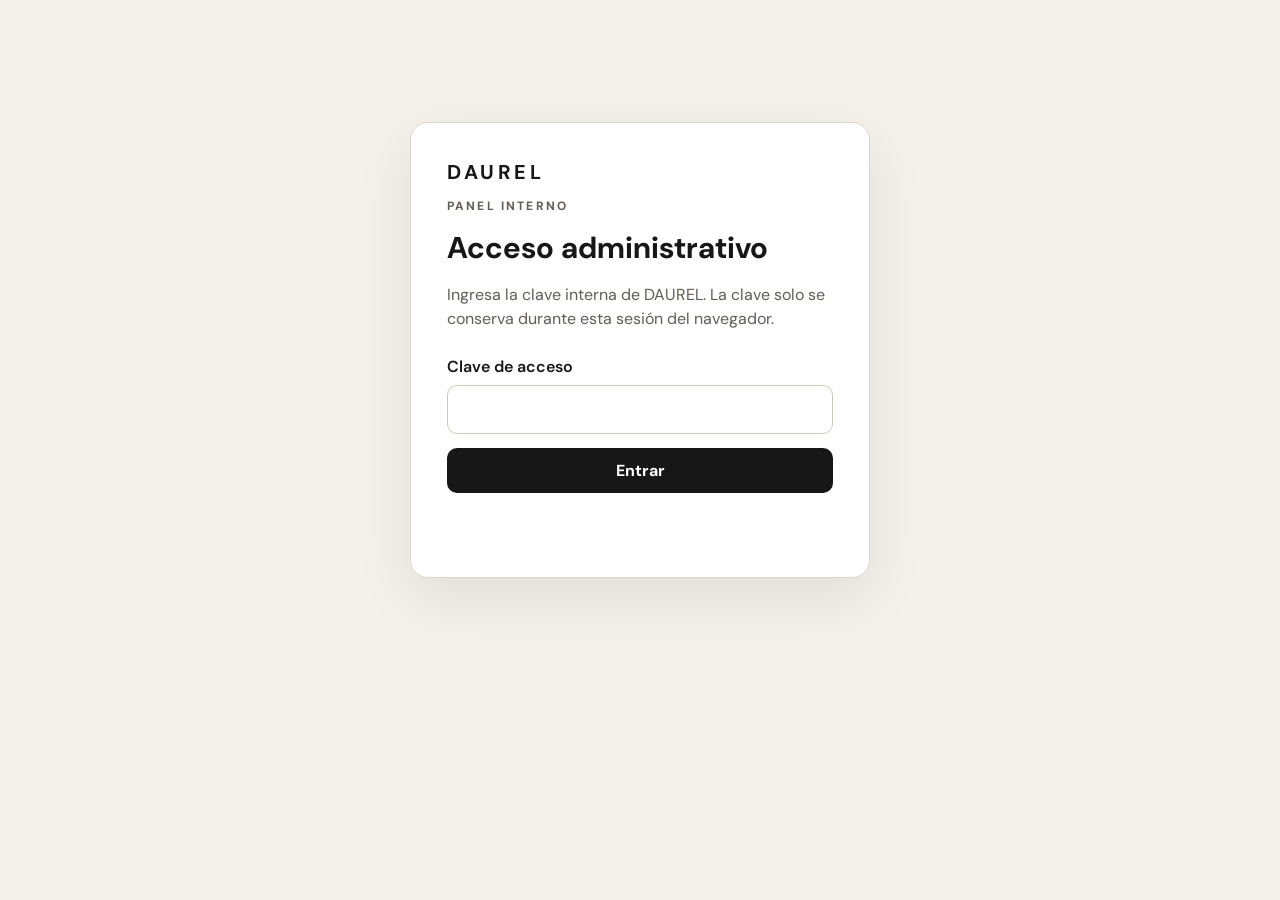
<file: public/admin.html>
<!doctype html>
<html lang="es-MX">
<head>
  <meta charset="utf-8">
  <meta name="viewport" content="width=device-width, initial-scale=1">
  <title>DAUREL | Panel interno</title>
  <meta name="robots" content="noindex,nofollow,noarchive">
  <link rel="preconnect" href="https://fonts.googleapis.com">
  <link rel="preconnect" href="https://fonts.gstatic.com" crossorigin>
  <link href="https://fonts.googleapis.com/css2?family=DM+Sans:wght@400;500;600;700&display=swap" rel="stylesheet">
  <link rel="stylesheet" href="admin-20261021.css">
</head>
<body>
  <main class="admin-shell">
    <section class="login-card" id="loginView">
      <div class="brand">DAUREL</div>
      <p class="eyebrow">PANEL INTERNO</p>
      <h1>Acceso administrativo</h1>
      <p>Ingresa la clave interna de DAUREL. La clave solo se conserva durante esta sesión del navegador.</p>
      <form id="loginForm">
        <label>
          <span>Clave de acceso</span>
          <input id="adminKey" type="password" autocomplete="current-password" required>
        </label>
        <button type="submit">Entrar</button>
        <p class="error" id="loginError"></p>
      </form>
    </section>

    <section class="dashboard hidden" id="dashboardView">
      <header class="topbar">
        <div>
          <div class="brand">DAUREL</div>
          <p>Operaciones</p>
        </div>
        <div class="top-actions">
          <button class="secondary" id="refreshBtn">Actualizar</button>
          <button class="secondary" id="logoutBtn">Salir</button>
        </div>
      </header>

      <section class="stats">
        <article><span>Nuevas</span><strong id="statNew">0</strong></article>
        <article><span>Contactadas</span><strong id="statContacted">0</strong></article>
        <article><span>En atención</span><strong id="statAttention">0</strong></article>
        <article><span>Cerradas</span><strong id="statClosed">0</strong></article>
      </section>

      <section class="toolbar">
        <div>
          <h1>Solicitudes</h1>
          <p id="lastUpdated">Sin actualizar</p>
        </div>
        <div class="filters">
          <label>
            <span>Buscar</span>
            <input id="searchInput" type="search" placeholder="Folio, nombre o categoría">
          </label>
          <label>
            <span>Filtrar estado</span>
            <select id="statusFilter">
              <option value="">Todos</option>
              <option value="new">Nuevas</option>
              <option value="contacted">Contactadas</option>
              <option value="in_attention">En atención</option>
              <option value="closed">Cerradas</option>
            </select>
          </label>
        </div>
      </section>

      <div class="notice hidden" id="panelMessage"></div>

      <section class="table-wrap">
        <table>
          <thead>
            <tr>
              <th class="priority-dot-head"></th>
              <th>Folio</th>
              <th>Cliente</th>
              <th>WhatsApp</th>
              <th>Categoría</th>
              <th>Urgencia</th>
              <th>Ubicación</th>
              <th>Estado</th>
              <th>Fecha</th>
              <th>Acciones</th>
            </tr>
          </thead>
          <tbody id="leadsBody"></tbody>
        </table>
      </section>

      <div class="detail-modal hidden" id="detailModal" aria-hidden="true">
        <div class="detail-backdrop" data-close-detail></div>
        <section class="detail-panel" role="dialog" aria-modal="true" aria-labelledby="detailTitle">
          <button class="detail-close" type="button" data-close-detail aria-label="Cerrar">×</button>
          <p class="eyebrow">SOLICITUD</p>
          <h2 id="detailTitle">Detalle del asunto</h2>
          <div class="detail-grid" id="detailGrid"></div>

          <div class="detail-block">
            <h3>Situación</h3>
            <p id="detailSituation">—</p>
          </div>

          <div class="detail-block">
            <h3>Respuesta clave</h3>
            <p id="detailKeyAnswer">—</p>
          </div>

          <div class="management-grid">
            <label>
              <span>Profesional asignado</span>
              <input id="detailProfessional" type="text" placeholder="Sin asignar">
            </label>

            <label>
              <span>Documentos</span>
              <select id="detailDocuments">
                <option value="pending">Pendientes</option>
                <option value="requested">Solicitados</option>
                <option value="partial">Parciales</option>
                <option value="received">Recibidos</option>
                <option value="not_required">No requeridos</option>
              </select>
            </label>

            <label>
              <span>Prioridad</span>
              <select id="detailPriority">
                <option value="normal">Normal</option>
                <option value="high">Alta</option>
              </select>
            </label>
          </div>

          <div class="detail-actions">
            <button class="secondary" type="button" data-close-detail>Cerrar</button>
            <button class="save-btn" type="button" id="saveDetailBtn">Guardar cambios</button>
          </div>
          <p class="error" id="detailError"></p>
        </section>
      </div>
    </section>
  </main>

  <script src="config.js"></script>
  <script src="admin-20261021.js"></script>
</body>
</html>
</file>
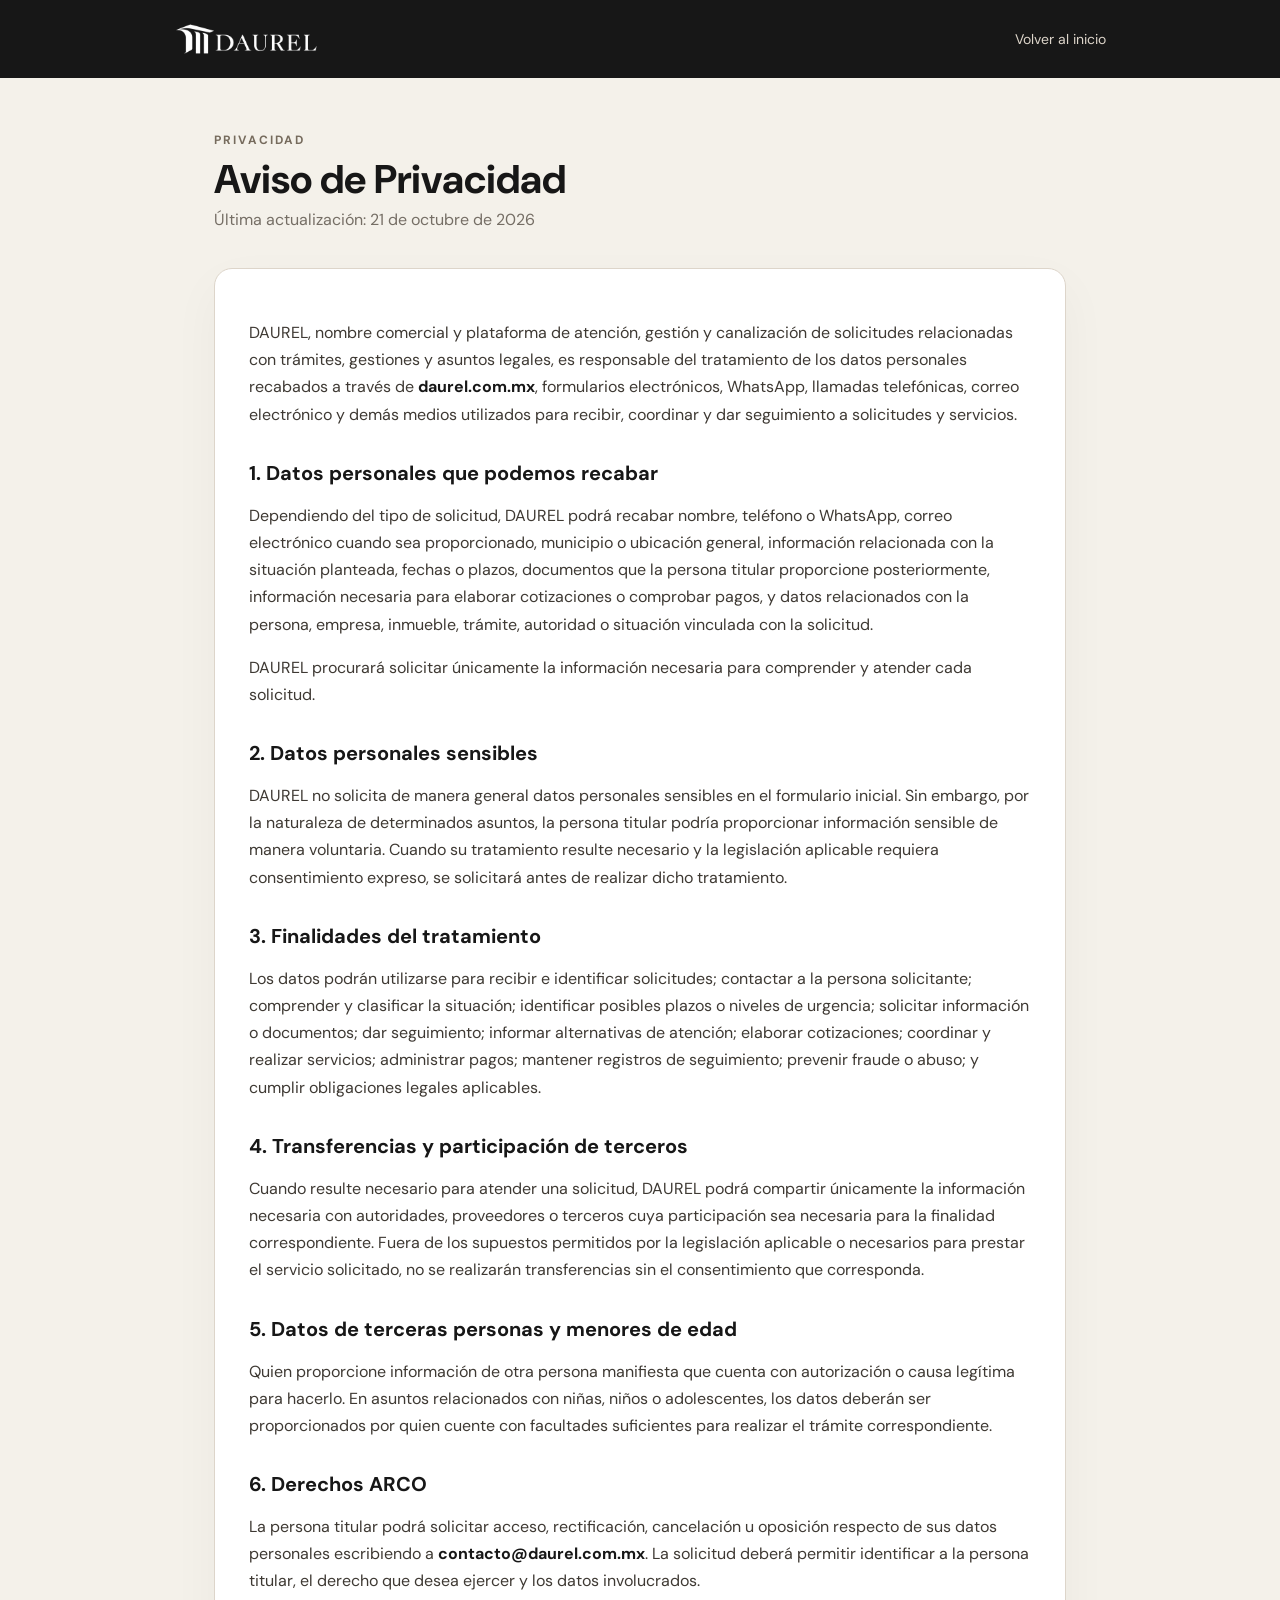
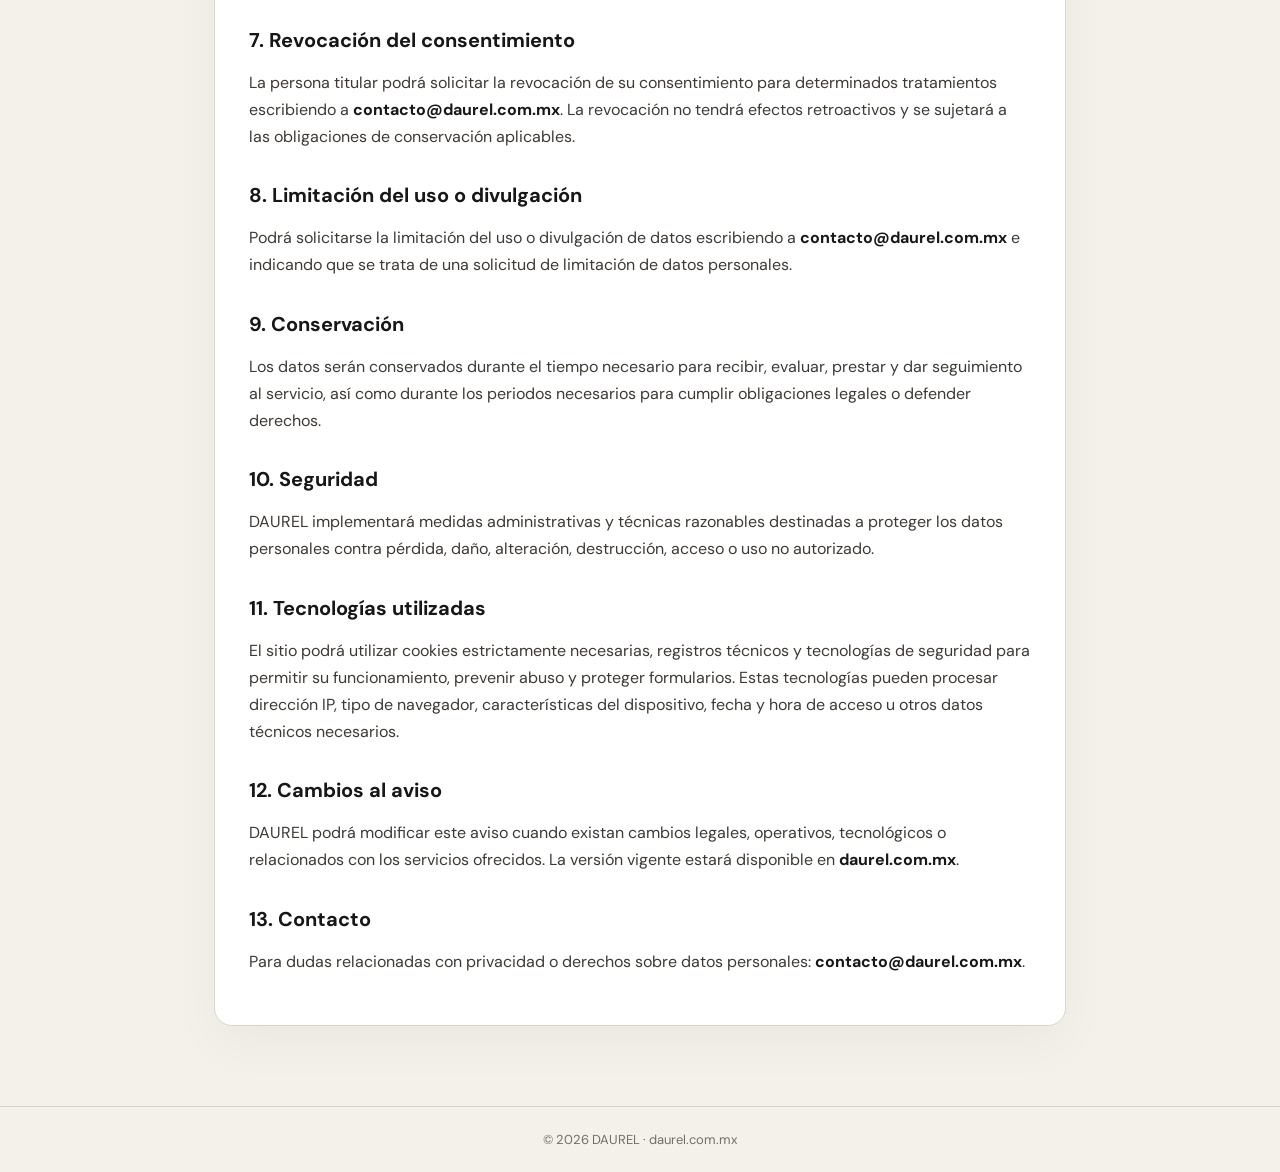
<file: public/aviso-privacidad.html>
<!doctype html>
<html lang="es-MX">
<head>
  <meta charset="utf-8">
  <meta name="viewport" content="width=device-width,initial-scale=1">
  <meta name="robots" content="index,follow">
  <title>Aviso de Privacidad | DAUREL</title>
  <link rel="preconnect" href="https://fonts.googleapis.com">
  <link rel="preconnect" href="https://fonts.gstatic.com" crossorigin>
  <link href="https://fonts.googleapis.com/css2?family=DM+Sans:wght@400;500;600;700&display=swap" rel="stylesheet">
  <link rel="stylesheet" href="legal.css?v=20261021-1">
</head>
<body>
<header class="legal-header"><div class="shell">
  <a href="index.html" aria-label="Volver a DAUREL"><img src="assets/logo-light.png" alt="DAUREL"></a>
  <a href="index.html">Volver al inicio</a>
</div></header>
<main class="legal-shell">
  <p class="kicker">PRIVACIDAD</p>
  <h1>Aviso de Privacidad</h1>
  <p class="updated">Última actualización: 21 de octubre de 2026</p>
  <article class="legal-copy">
<p>DAUREL, nombre comercial y plataforma de atención, gestión y canalización de solicitudes relacionadas con trámites, gestiones y asuntos legales, es responsable del tratamiento de los datos personales recabados a través de <strong>daurel.com.mx</strong>, formularios electrónicos, WhatsApp, llamadas telefónicas, correo electrónico y demás medios utilizados para recibir, coordinar y dar seguimiento a solicitudes y servicios.</p>
<h2>1. Datos personales que podemos recabar</h2>
<p>Dependiendo del tipo de solicitud, DAUREL podrá recabar nombre, teléfono o WhatsApp, correo electrónico cuando sea proporcionado, municipio o ubicación general, información relacionada con la situación planteada, fechas o plazos, documentos que la persona titular proporcione posteriormente, información necesaria para elaborar cotizaciones o comprobar pagos, y datos relacionados con la persona, empresa, inmueble, trámite, autoridad o situación vinculada con la solicitud.</p>
<p>DAUREL procurará solicitar únicamente la información necesaria para comprender y atender cada solicitud.</p>
<h2>2. Datos personales sensibles</h2>
<p>DAUREL no solicita de manera general datos personales sensibles en el formulario inicial. Sin embargo, por la naturaleza de determinados asuntos, la persona titular podría proporcionar información sensible de manera voluntaria. Cuando su tratamiento resulte necesario y la legislación aplicable requiera consentimiento expreso, se solicitará antes de realizar dicho tratamiento.</p>
<h2>3. Finalidades del tratamiento</h2>
<p>Los datos podrán utilizarse para recibir e identificar solicitudes; contactar a la persona solicitante; comprender y clasificar la situación; identificar posibles plazos o niveles de urgencia; solicitar información o documentos; dar seguimiento; informar alternativas de atención; elaborar cotizaciones; coordinar y realizar servicios; administrar pagos; mantener registros de seguimiento; prevenir fraude o abuso; y cumplir obligaciones legales aplicables.</p>
<h2>4. Transferencias y participación de terceros</h2>
<p>Cuando resulte necesario para atender una solicitud, DAUREL podrá compartir únicamente la información necesaria con autoridades, proveedores o terceros cuya participación sea necesaria para la finalidad correspondiente. Fuera de los supuestos permitidos por la legislación aplicable o necesarios para prestar el servicio solicitado, no se realizarán transferencias sin el consentimiento que corresponda.</p>
<h2>5. Datos de terceras personas y menores de edad</h2>
<p>Quien proporcione información de otra persona manifiesta que cuenta con autorización o causa legítima para hacerlo. En asuntos relacionados con niñas, niños o adolescentes, los datos deberán ser proporcionados por quien cuente con facultades suficientes para realizar el trámite correspondiente.</p>
<h2>6. Derechos ARCO</h2>
<p>La persona titular podrá solicitar acceso, rectificación, cancelación u oposición respecto de sus datos personales escribiendo a <strong>contacto@daurel.com.mx</strong>. La solicitud deberá permitir identificar a la persona titular, el derecho que desea ejercer y los datos involucrados.</p>
<h2>7. Revocación del consentimiento</h2>
<p>La persona titular podrá solicitar la revocación de su consentimiento para determinados tratamientos escribiendo a <strong>contacto@daurel.com.mx</strong>. La revocación no tendrá efectos retroactivos y se sujetará a las obligaciones de conservación aplicables.</p>
<h2>8. Limitación del uso o divulgación</h2>
<p>Podrá solicitarse la limitación del uso o divulgación de datos escribiendo a <strong>contacto@daurel.com.mx</strong> e indicando que se trata de una solicitud de limitación de datos personales.</p>
<h2>9. Conservación</h2>
<p>Los datos serán conservados durante el tiempo necesario para recibir, evaluar, prestar y dar seguimiento al servicio, así como durante los periodos necesarios para cumplir obligaciones legales o defender derechos.</p>
<h2>10. Seguridad</h2>
<p>DAUREL implementará medidas administrativas y técnicas razonables destinadas a proteger los datos personales contra pérdida, daño, alteración, destrucción, acceso o uso no autorizado.</p>
<h2>11. Tecnologías utilizadas</h2>
<p>El sitio podrá utilizar cookies estrictamente necesarias, registros técnicos y tecnologías de seguridad para permitir su funcionamiento, prevenir abuso y proteger formularios. Estas tecnologías pueden procesar dirección IP, tipo de navegador, características del dispositivo, fecha y hora de acceso u otros datos técnicos necesarios.</p>
<h2>12. Cambios al aviso</h2>
<p>DAUREL podrá modificar este aviso cuando existan cambios legales, operativos, tecnológicos o relacionados con los servicios ofrecidos. La versión vigente estará disponible en <strong>daurel.com.mx</strong>.</p>
<h2>13. Contacto</h2>
<p>Para dudas relacionadas con privacidad o derechos sobre datos personales: <strong>contacto@daurel.com.mx</strong>.</p>
</article>
</main>
<footer class="legal-footer">© 2026 DAUREL · daurel.com.mx</footer>
</body></html>
</file>
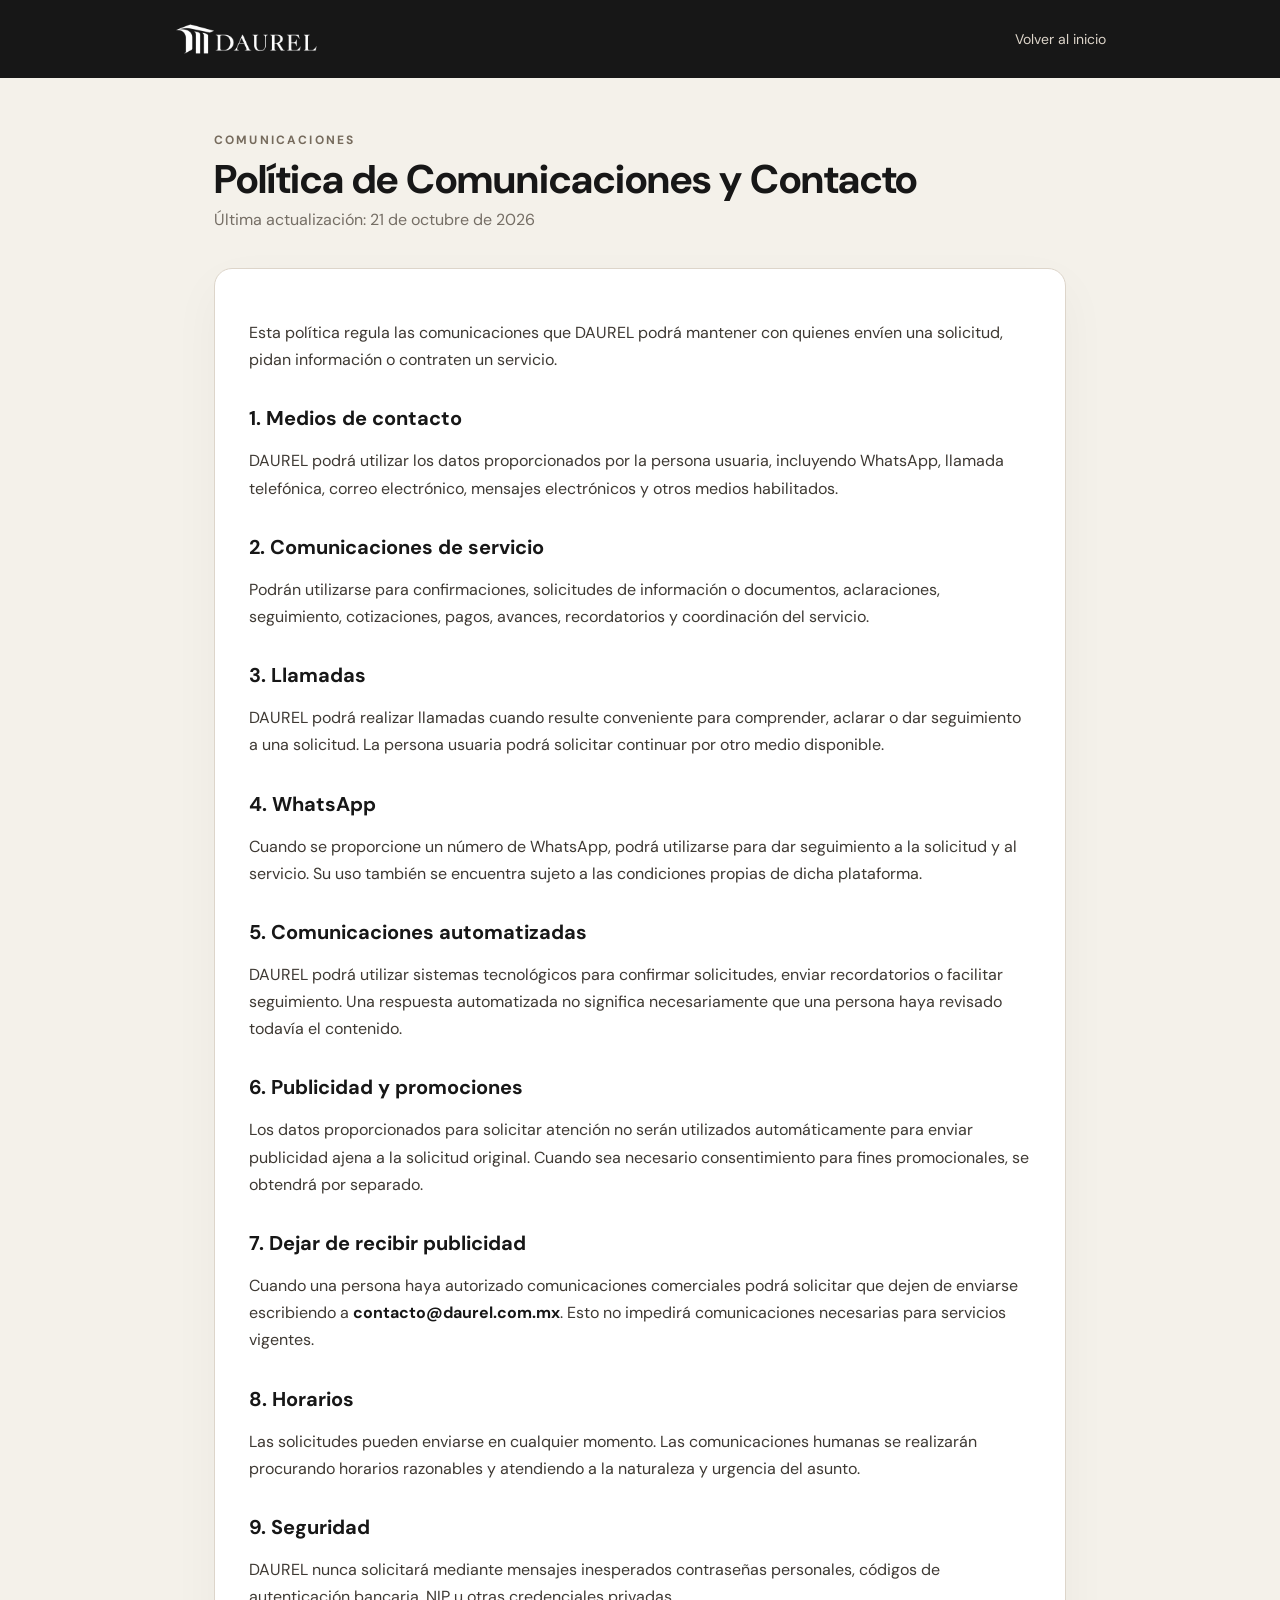
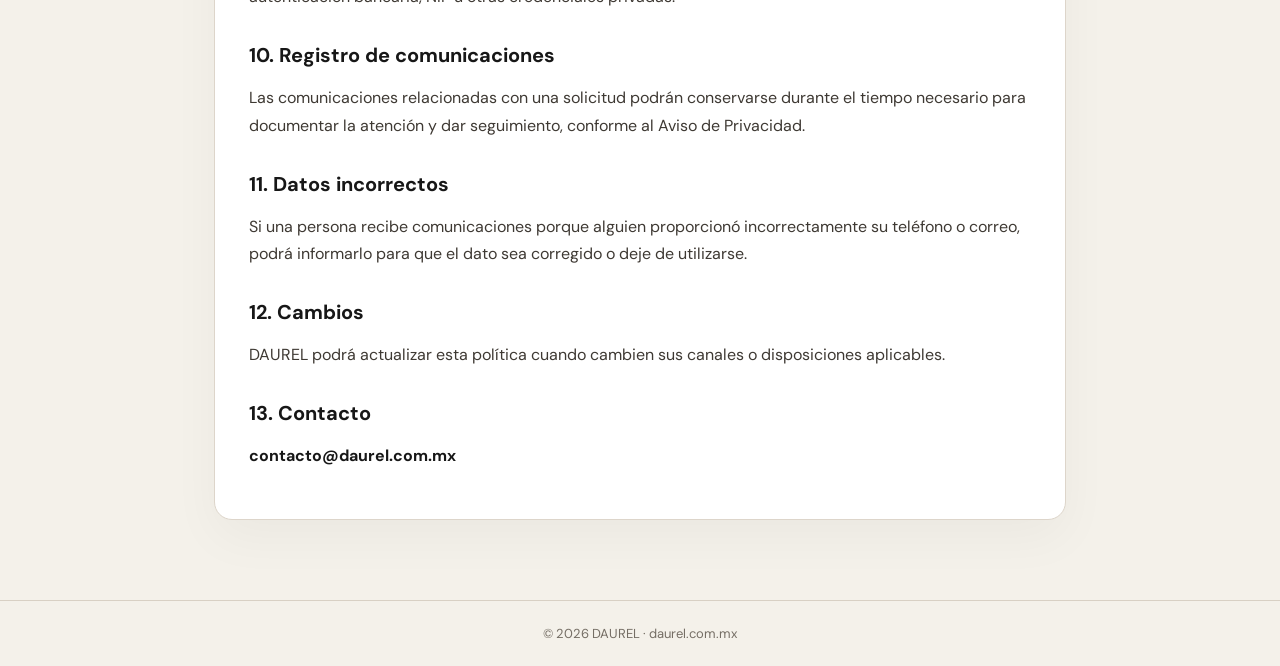
<file: public/comunicaciones.html>
<!doctype html>
<html lang="es-MX">
<head>
  <meta charset="utf-8">
  <meta name="viewport" content="width=device-width,initial-scale=1">
  <meta name="robots" content="index,follow">
  <title>Política de Comunicaciones y Contacto | DAUREL</title>
  <link rel="preconnect" href="https://fonts.googleapis.com">
  <link rel="preconnect" href="https://fonts.gstatic.com" crossorigin>
  <link href="https://fonts.googleapis.com/css2?family=DM+Sans:wght@400;500;600;700&display=swap" rel="stylesheet">
  <link rel="stylesheet" href="legal.css?v=20261021-1">
</head>
<body>
<header class="legal-header"><div class="shell">
  <a href="index.html" aria-label="Volver a DAUREL"><img src="assets/logo-light.png" alt="DAUREL"></a>
  <a href="index.html">Volver al inicio</a>
</div></header>
<main class="legal-shell">
  <p class="kicker">COMUNICACIONES</p>
  <h1>Política de Comunicaciones y Contacto</h1>
  <p class="updated">Última actualización: 21 de octubre de 2026</p>
  <article class="legal-copy">
<p>Esta política regula las comunicaciones que DAUREL podrá mantener con quienes envíen una solicitud, pidan información o contraten un servicio.</p>
<h2>1. Medios de contacto</h2><p>DAUREL podrá utilizar los datos proporcionados por la persona usuaria, incluyendo WhatsApp, llamada telefónica, correo electrónico, mensajes electrónicos y otros medios habilitados.</p>
<h2>2. Comunicaciones de servicio</h2><p>Podrán utilizarse para confirmaciones, solicitudes de información o documentos, aclaraciones, seguimiento, cotizaciones, pagos, avances, recordatorios y coordinación del servicio.</p>
<h2>3. Llamadas</h2><p>DAUREL podrá realizar llamadas cuando resulte conveniente para comprender, aclarar o dar seguimiento a una solicitud. La persona usuaria podrá solicitar continuar por otro medio disponible.</p>
<h2>4. WhatsApp</h2><p>Cuando se proporcione un número de WhatsApp, podrá utilizarse para dar seguimiento a la solicitud y al servicio. Su uso también se encuentra sujeto a las condiciones propias de dicha plataforma.</p>
<h2>5. Comunicaciones automatizadas</h2><p>DAUREL podrá utilizar sistemas tecnológicos para confirmar solicitudes, enviar recordatorios o facilitar seguimiento. Una respuesta automatizada no significa necesariamente que una persona haya revisado todavía el contenido.</p>
<h2>6. Publicidad y promociones</h2><p>Los datos proporcionados para solicitar atención no serán utilizados automáticamente para enviar publicidad ajena a la solicitud original. Cuando sea necesario consentimiento para fines promocionales, se obtendrá por separado.</p>
<h2>7. Dejar de recibir publicidad</h2><p>Cuando una persona haya autorizado comunicaciones comerciales podrá solicitar que dejen de enviarse escribiendo a <strong>contacto@daurel.com.mx</strong>. Esto no impedirá comunicaciones necesarias para servicios vigentes.</p>
<h2>8. Horarios</h2><p>Las solicitudes pueden enviarse en cualquier momento. Las comunicaciones humanas se realizarán procurando horarios razonables y atendiendo a la naturaleza y urgencia del asunto.</p>
<h2>9. Seguridad</h2><p>DAUREL nunca solicitará mediante mensajes inesperados contraseñas personales, códigos de autenticación bancaria, NIP u otras credenciales privadas.</p>
<h2>10. Registro de comunicaciones</h2><p>Las comunicaciones relacionadas con una solicitud podrán conservarse durante el tiempo necesario para documentar la atención y dar seguimiento, conforme al Aviso de Privacidad.</p>
<h2>11. Datos incorrectos</h2><p>Si una persona recibe comunicaciones porque alguien proporcionó incorrectamente su teléfono o correo, podrá informarlo para que el dato sea corregido o deje de utilizarse.</p>
<h2>12. Cambios</h2><p>DAUREL podrá actualizar esta política cuando cambien sus canales o disposiciones aplicables.</p>
<h2>13. Contacto</h2><p><strong>contacto@daurel.com.mx</strong></p>
</article>
</main>
<footer class="legal-footer">© 2026 DAUREL · daurel.com.mx</footer>
</body></html>
</file>
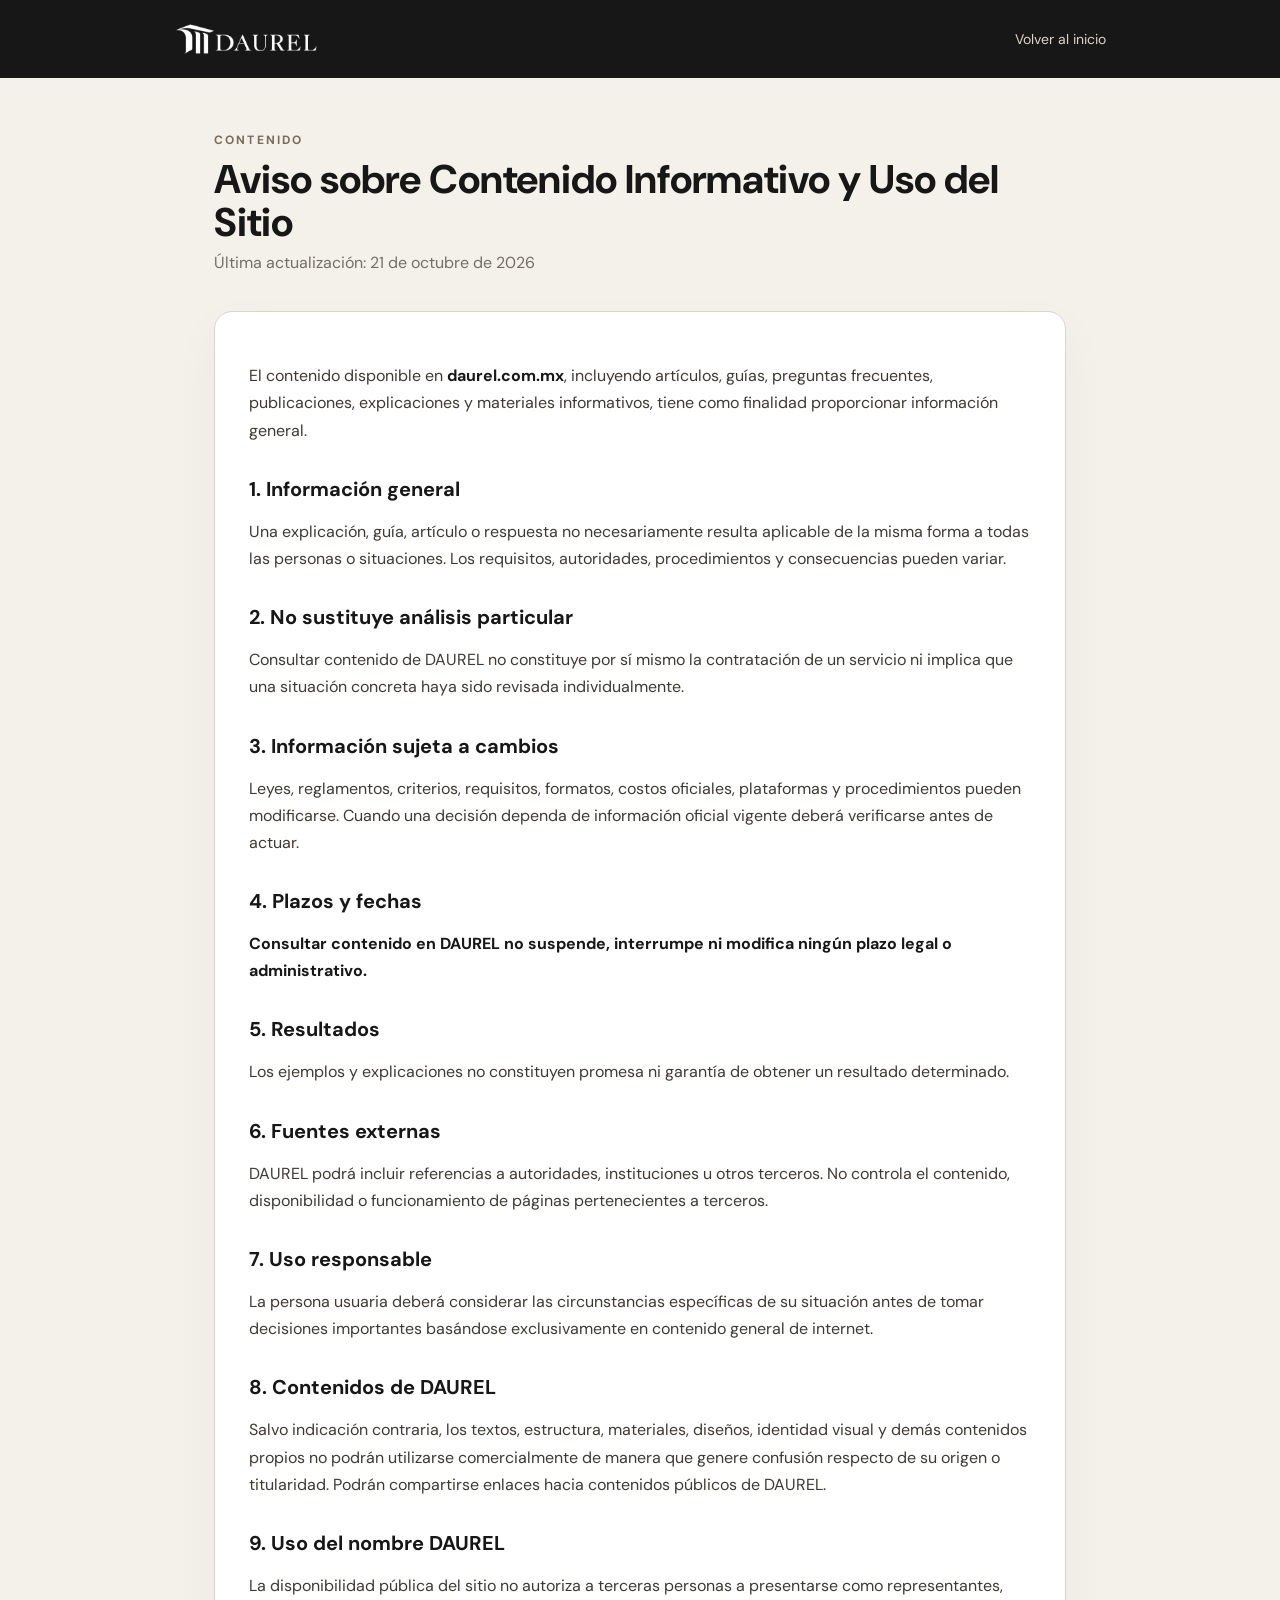
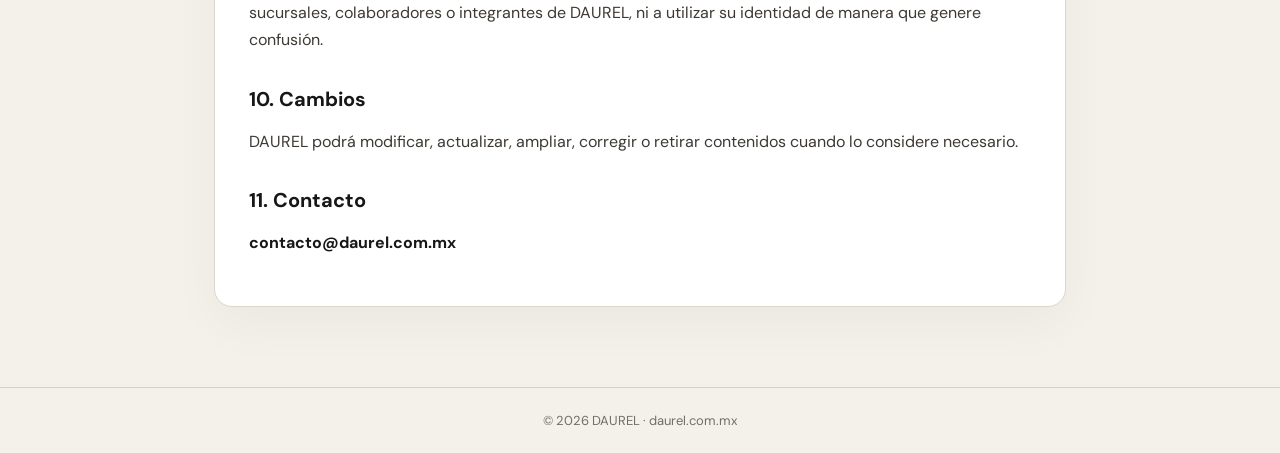
<file: public/contenido-informativo.html>
<!doctype html>
<html lang="es-MX">
<head>
  <meta charset="utf-8">
  <meta name="viewport" content="width=device-width,initial-scale=1">
  <meta name="robots" content="index,follow">
  <title>Aviso sobre Contenido Informativo y Uso del Sitio | DAUREL</title>
  <link rel="preconnect" href="https://fonts.googleapis.com">
  <link rel="preconnect" href="https://fonts.gstatic.com" crossorigin>
  <link href="https://fonts.googleapis.com/css2?family=DM+Sans:wght@400;500;600;700&display=swap" rel="stylesheet">
  <link rel="stylesheet" href="legal.css?v=20261021-1">
</head>
<body>
<header class="legal-header"><div class="shell">
  <a href="index.html" aria-label="Volver a DAUREL"><img src="assets/logo-light.png" alt="DAUREL"></a>
  <a href="index.html">Volver al inicio</a>
</div></header>
<main class="legal-shell">
  <p class="kicker">CONTENIDO</p>
  <h1>Aviso sobre Contenido Informativo y Uso del Sitio</h1>
  <p class="updated">Última actualización: 21 de octubre de 2026</p>
  <article class="legal-copy">
<p>El contenido disponible en <strong>daurel.com.mx</strong>, incluyendo artículos, guías, preguntas frecuentes, publicaciones, explicaciones y materiales informativos, tiene como finalidad proporcionar información general.</p>
<h2>1. Información general</h2><p>Una explicación, guía, artículo o respuesta no necesariamente resulta aplicable de la misma forma a todas las personas o situaciones. Los requisitos, autoridades, procedimientos y consecuencias pueden variar.</p>
<h2>2. No sustituye análisis particular</h2><p>Consultar contenido de DAUREL no constituye por sí mismo la contratación de un servicio ni implica que una situación concreta haya sido revisada individualmente.</p>
<h2>3. Información sujeta a cambios</h2><p>Leyes, reglamentos, criterios, requisitos, formatos, costos oficiales, plataformas y procedimientos pueden modificarse. Cuando una decisión dependa de información oficial vigente deberá verificarse antes de actuar.</p>
<h2>4. Plazos y fechas</h2><p><strong>Consultar contenido en DAUREL no suspende, interrumpe ni modifica ningún plazo legal o administrativo.</strong></p>
<h2>5. Resultados</h2><p>Los ejemplos y explicaciones no constituyen promesa ni garantía de obtener un resultado determinado.</p>
<h2>6. Fuentes externas</h2><p>DAUREL podrá incluir referencias a autoridades, instituciones u otros terceros. No controla el contenido, disponibilidad o funcionamiento de páginas pertenecientes a terceros.</p>
<h2>7. Uso responsable</h2><p>La persona usuaria deberá considerar las circunstancias específicas de su situación antes de tomar decisiones importantes basándose exclusivamente en contenido general de internet.</p>
<h2>8. Contenidos de DAUREL</h2><p>Salvo indicación contraria, los textos, estructura, materiales, diseños, identidad visual y demás contenidos propios no podrán utilizarse comercialmente de manera que genere confusión respecto de su origen o titularidad. Podrán compartirse enlaces hacia contenidos públicos de DAUREL.</p>
<h2>9. Uso del nombre DAUREL</h2><p>La disponibilidad pública del sitio no autoriza a terceras personas a presentarse como representantes, sucursales, colaboradores o integrantes de DAUREL, ni a utilizar su identidad de manera que genere confusión.</p>
<h2>10. Cambios</h2><p>DAUREL podrá modificar, actualizar, ampliar, corregir o retirar contenidos cuando lo considere necesario.</p>
<h2>11. Contacto</h2><p><strong>contacto@daurel.com.mx</strong></p>
</article>
</main>
<footer class="legal-footer">© 2026 DAUREL · daurel.com.mx</footer>
</body></html>
</file>
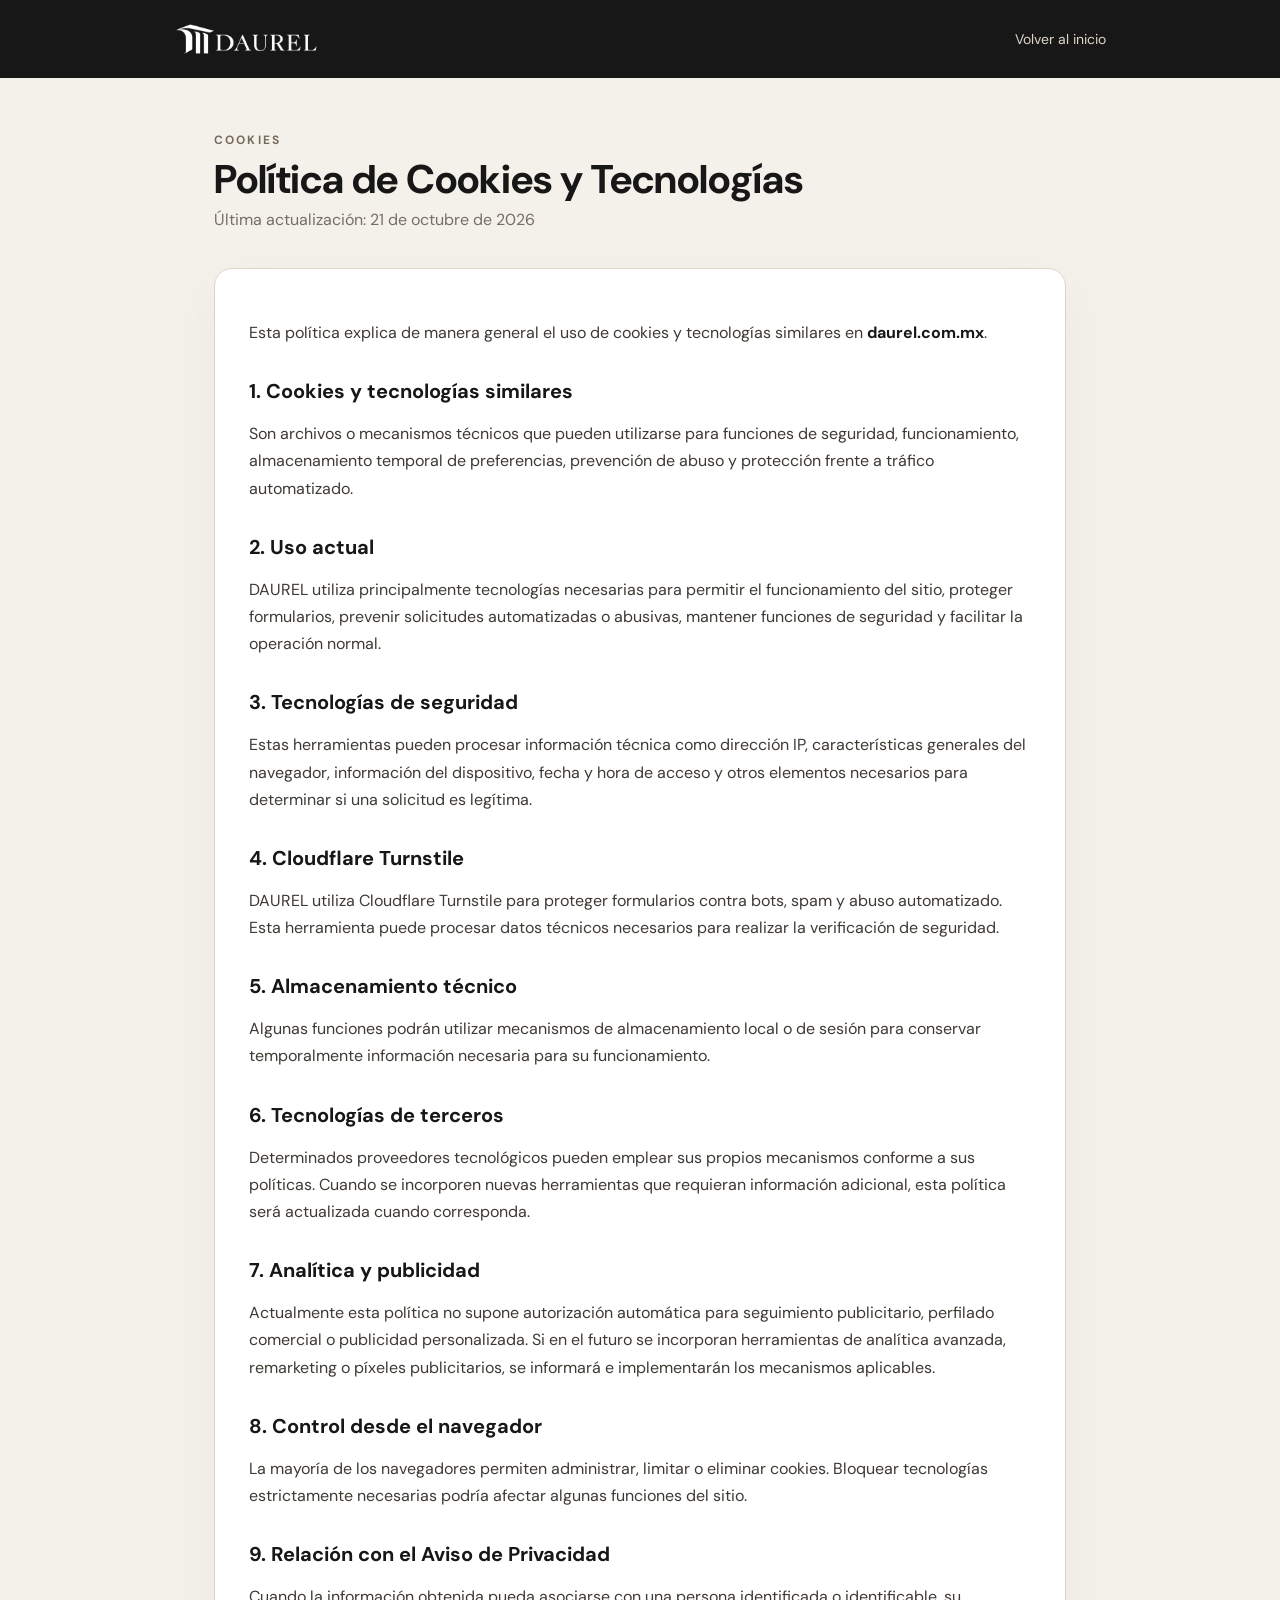
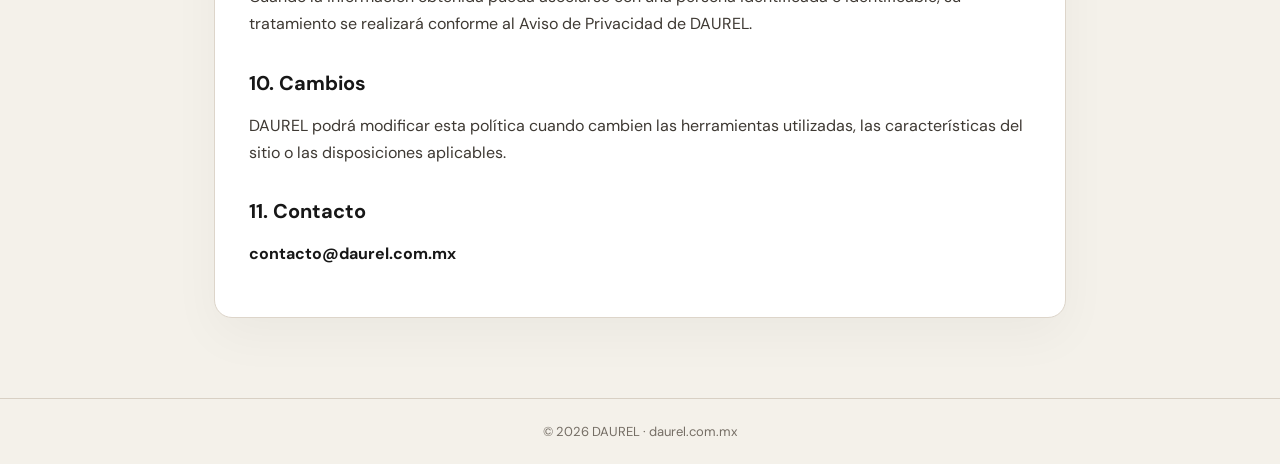
<file: public/cookies.html>
<!doctype html>
<html lang="es-MX">
<head>
  <meta charset="utf-8">
  <meta name="viewport" content="width=device-width,initial-scale=1">
  <meta name="robots" content="index,follow">
  <title>Política de Cookies y Tecnologías | DAUREL</title>
  <link rel="preconnect" href="https://fonts.googleapis.com">
  <link rel="preconnect" href="https://fonts.gstatic.com" crossorigin>
  <link href="https://fonts.googleapis.com/css2?family=DM+Sans:wght@400;500;600;700&display=swap" rel="stylesheet">
  <link rel="stylesheet" href="legal.css?v=20261021-1">
</head>
<body>
<header class="legal-header"><div class="shell">
  <a href="index.html" aria-label="Volver a DAUREL"><img src="assets/logo-light.png" alt="DAUREL"></a>
  <a href="index.html">Volver al inicio</a>
</div></header>
<main class="legal-shell">
  <p class="kicker">COOKIES</p>
  <h1>Política de Cookies y Tecnologías</h1>
  <p class="updated">Última actualización: 21 de octubre de 2026</p>
  <article class="legal-copy">
<p>Esta política explica de manera general el uso de cookies y tecnologías similares en <strong>daurel.com.mx</strong>.</p>
<h2>1. Cookies y tecnologías similares</h2><p>Son archivos o mecanismos técnicos que pueden utilizarse para funciones de seguridad, funcionamiento, almacenamiento temporal de preferencias, prevención de abuso y protección frente a tráfico automatizado.</p>
<h2>2. Uso actual</h2><p>DAUREL utiliza principalmente tecnologías necesarias para permitir el funcionamiento del sitio, proteger formularios, prevenir solicitudes automatizadas o abusivas, mantener funciones de seguridad y facilitar la operación normal.</p>
<h2>3. Tecnologías de seguridad</h2><p>Estas herramientas pueden procesar información técnica como dirección IP, características generales del navegador, información del dispositivo, fecha y hora de acceso y otros elementos necesarios para determinar si una solicitud es legítima.</p>
<h2>4. Cloudflare Turnstile</h2><p>DAUREL utiliza Cloudflare Turnstile para proteger formularios contra bots, spam y abuso automatizado. Esta herramienta puede procesar datos técnicos necesarios para realizar la verificación de seguridad.</p>
<h2>5. Almacenamiento técnico</h2><p>Algunas funciones podrán utilizar mecanismos de almacenamiento local o de sesión para conservar temporalmente información necesaria para su funcionamiento.</p>
<h2>6. Tecnologías de terceros</h2><p>Determinados proveedores tecnológicos pueden emplear sus propios mecanismos conforme a sus políticas. Cuando se incorporen nuevas herramientas que requieran información adicional, esta política será actualizada cuando corresponda.</p>
<h2>7. Analítica y publicidad</h2><p>Actualmente esta política no supone autorización automática para seguimiento publicitario, perfilado comercial o publicidad personalizada. Si en el futuro se incorporan herramientas de analítica avanzada, remarketing o píxeles publicitarios, se informará e implementarán los mecanismos aplicables.</p>
<h2>8. Control desde el navegador</h2><p>La mayoría de los navegadores permiten administrar, limitar o eliminar cookies. Bloquear tecnologías estrictamente necesarias podría afectar algunas funciones del sitio.</p>
<h2>9. Relación con el Aviso de Privacidad</h2><p>Cuando la información obtenida pueda asociarse con una persona identificada o identificable, su tratamiento se realizará conforme al Aviso de Privacidad de DAUREL.</p>
<h2>10. Cambios</h2><p>DAUREL podrá modificar esta política cuando cambien las herramientas utilizadas, las características del sitio o las disposiciones aplicables.</p>
<h2>11. Contacto</h2><p><strong>contacto@daurel.com.mx</strong></p>
</article>
</main>
<footer class="legal-footer">© 2026 DAUREL · daurel.com.mx</footer>
</body></html>
</file>
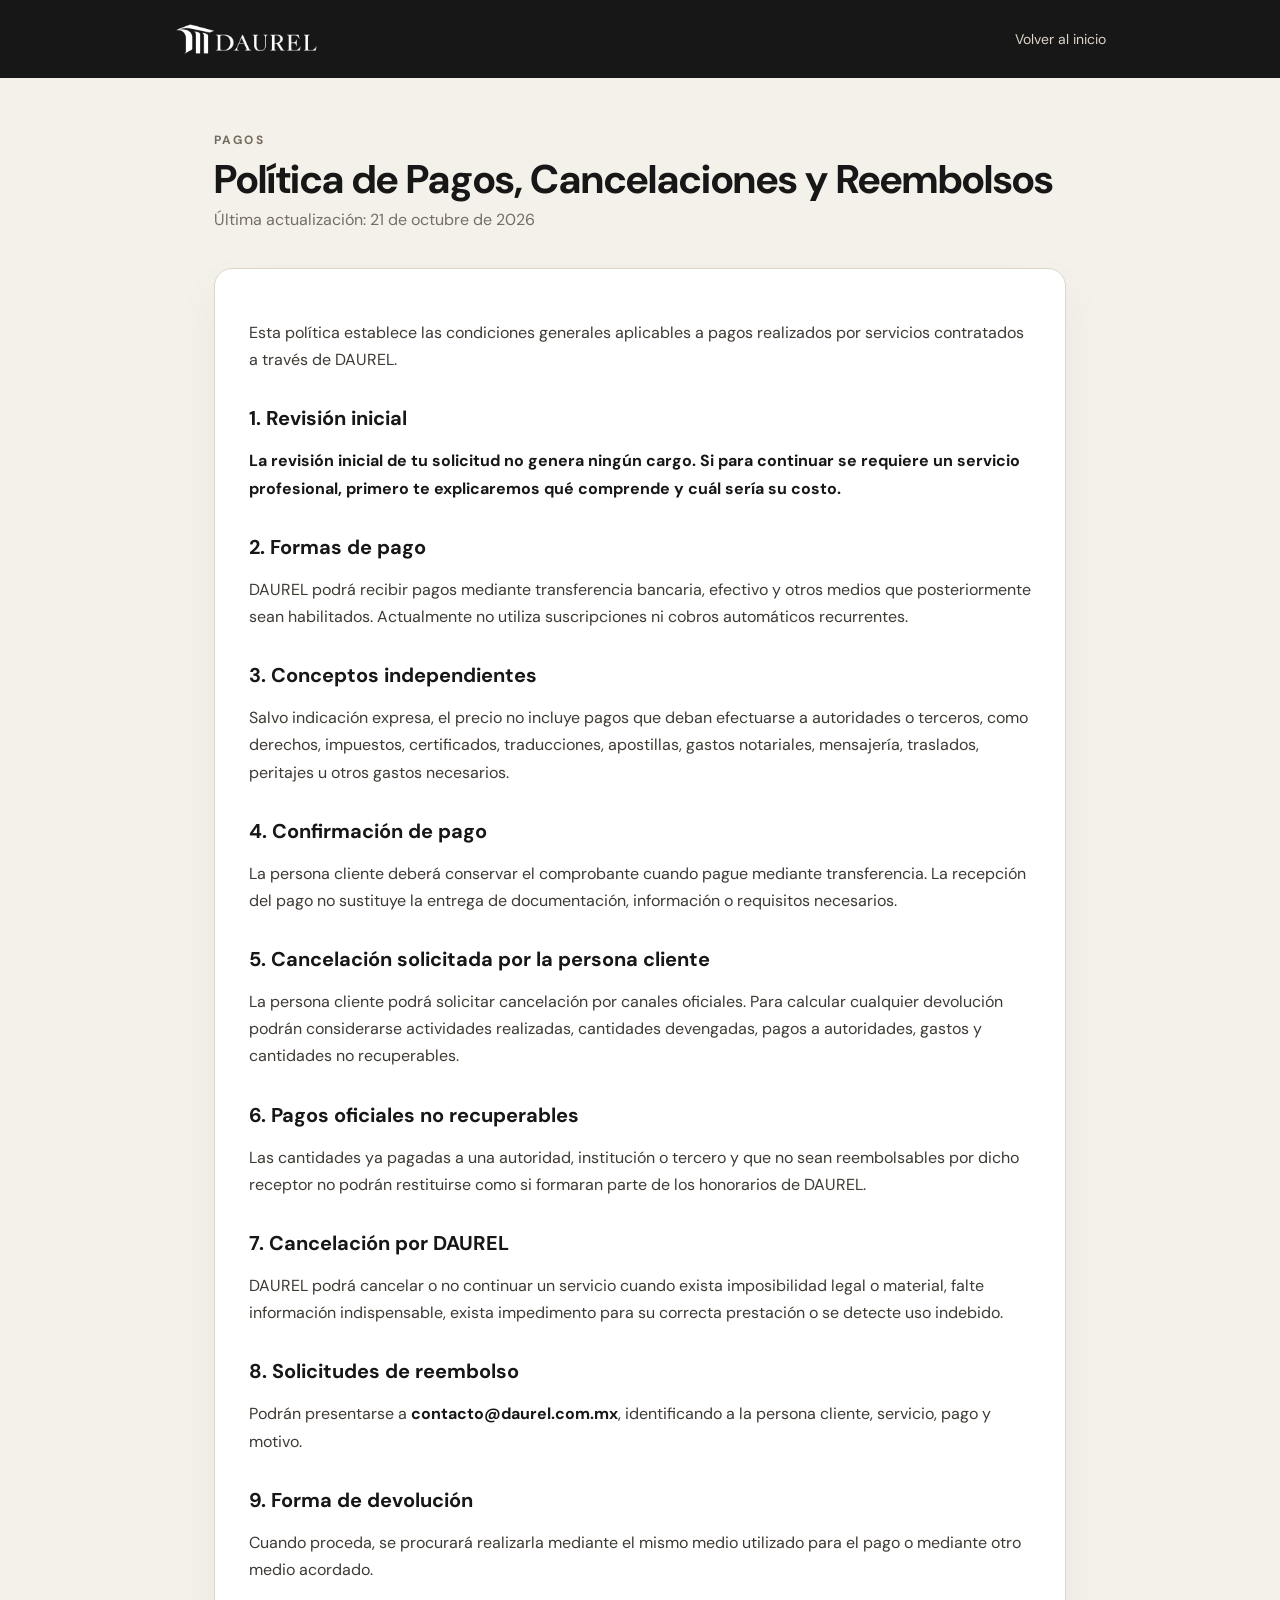
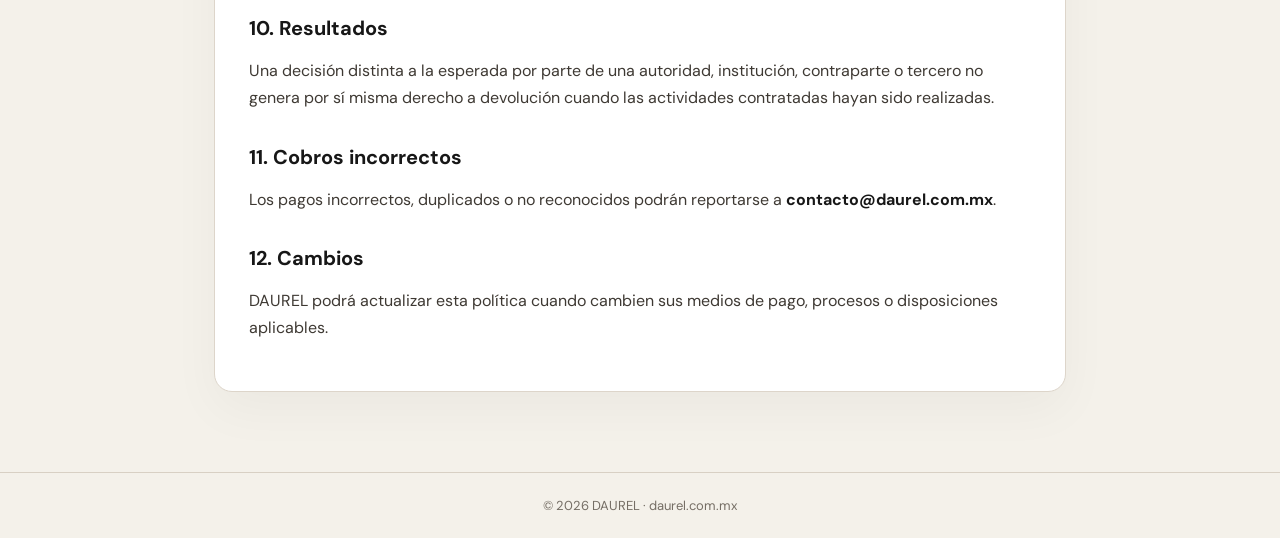
<file: public/pagos-reembolsos.html>
<!doctype html>
<html lang="es-MX">
<head>
  <meta charset="utf-8">
  <meta name="viewport" content="width=device-width,initial-scale=1">
  <meta name="robots" content="index,follow">
  <title>Política de Pagos, Cancelaciones y Reembolsos | DAUREL</title>
  <link rel="preconnect" href="https://fonts.googleapis.com">
  <link rel="preconnect" href="https://fonts.gstatic.com" crossorigin>
  <link href="https://fonts.googleapis.com/css2?family=DM+Sans:wght@400;500;600;700&display=swap" rel="stylesheet">
  <link rel="stylesheet" href="legal.css?v=20261021-1">
</head>
<body>
<header class="legal-header"><div class="shell">
  <a href="index.html" aria-label="Volver a DAUREL"><img src="assets/logo-light.png" alt="DAUREL"></a>
  <a href="index.html">Volver al inicio</a>
</div></header>
<main class="legal-shell">
  <p class="kicker">PAGOS</p>
  <h1>Política de Pagos, Cancelaciones y Reembolsos</h1>
  <p class="updated">Última actualización: 21 de octubre de 2026</p>
  <article class="legal-copy">
<p>Esta política establece las condiciones generales aplicables a pagos realizados por servicios contratados a través de DAUREL.</p>
<h2>1. Revisión inicial</h2><p><strong>La revisión inicial de tu solicitud no genera ningún cargo. Si para continuar se requiere un servicio profesional, primero te explicaremos qué comprende y cuál sería su costo.</strong></p>
<h2>2. Formas de pago</h2><p>DAUREL podrá recibir pagos mediante transferencia bancaria, efectivo y otros medios que posteriormente sean habilitados. Actualmente no utiliza suscripciones ni cobros automáticos recurrentes.</p>
<h2>3. Conceptos independientes</h2><p>Salvo indicación expresa, el precio no incluye pagos que deban efectuarse a autoridades o terceros, como derechos, impuestos, certificados, traducciones, apostillas, gastos notariales, mensajería, traslados, peritajes u otros gastos necesarios.</p>
<h2>4. Confirmación de pago</h2><p>La persona cliente deberá conservar el comprobante cuando pague mediante transferencia. La recepción del pago no sustituye la entrega de documentación, información o requisitos necesarios.</p>
<h2>5. Cancelación solicitada por la persona cliente</h2><p>La persona cliente podrá solicitar cancelación por canales oficiales. Para calcular cualquier devolución podrán considerarse actividades realizadas, cantidades devengadas, pagos a autoridades, gastos y cantidades no recuperables.</p>
<h2>6. Pagos oficiales no recuperables</h2><p>Las cantidades ya pagadas a una autoridad, institución o tercero y que no sean reembolsables por dicho receptor no podrán restituirse como si formaran parte de los honorarios de DAUREL.</p>
<h2>7. Cancelación por DAUREL</h2><p>DAUREL podrá cancelar o no continuar un servicio cuando exista imposibilidad legal o material, falte información indispensable, exista impedimento para su correcta prestación o se detecte uso indebido.</p>
<h2>8. Solicitudes de reembolso</h2><p>Podrán presentarse a <strong>contacto@daurel.com.mx</strong>, identificando a la persona cliente, servicio, pago y motivo.</p>
<h2>9. Forma de devolución</h2><p>Cuando proceda, se procurará realizarla mediante el mismo medio utilizado para el pago o mediante otro medio acordado.</p>
<h2>10. Resultados</h2><p>Una decisión distinta a la esperada por parte de una autoridad, institución, contraparte o tercero no genera por sí misma derecho a devolución cuando las actividades contratadas hayan sido realizadas.</p>
<h2>11. Cobros incorrectos</h2><p>Los pagos incorrectos, duplicados o no reconocidos podrán reportarse a <strong>contacto@daurel.com.mx</strong>.</p>
<h2>12. Cambios</h2><p>DAUREL podrá actualizar esta política cuando cambien sus medios de pago, procesos o disposiciones aplicables.</p>
</article>
</main>
<footer class="legal-footer">© 2026 DAUREL · daurel.com.mx</footer>
</body></html>
</file>
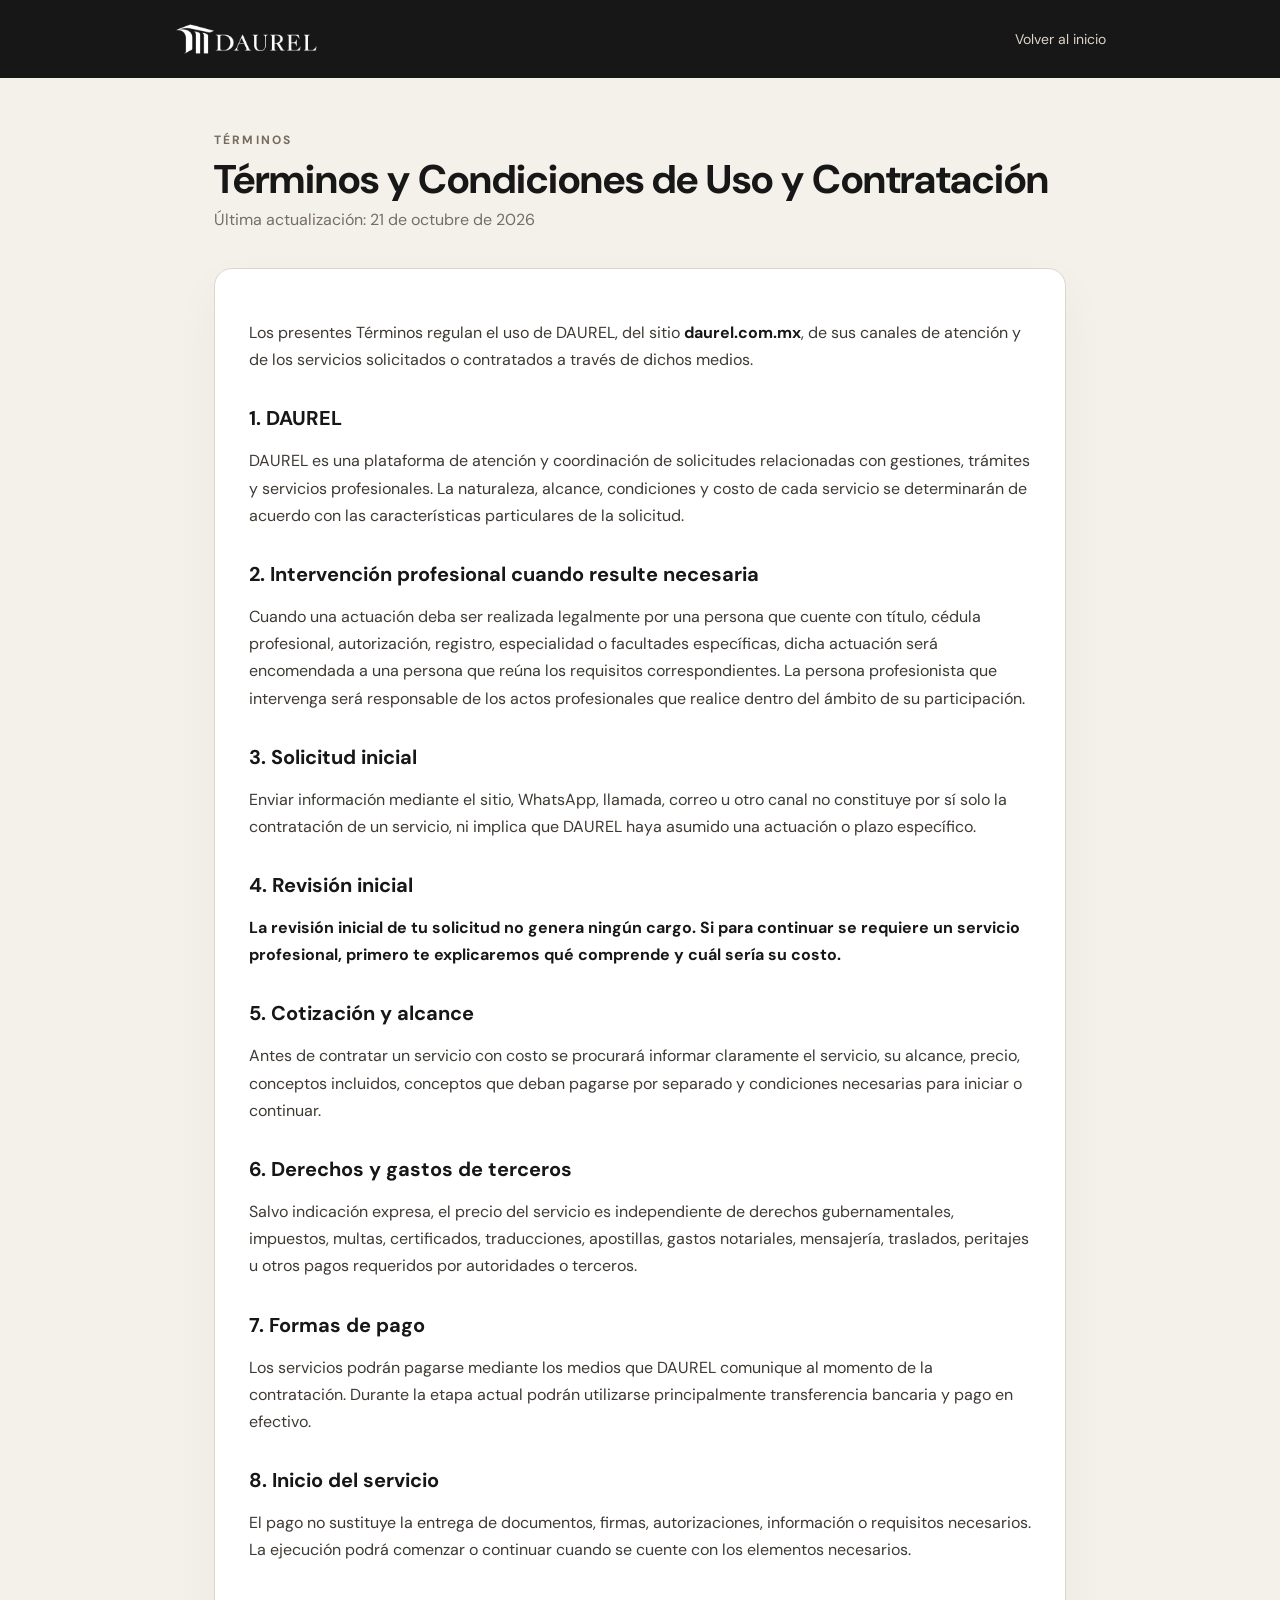
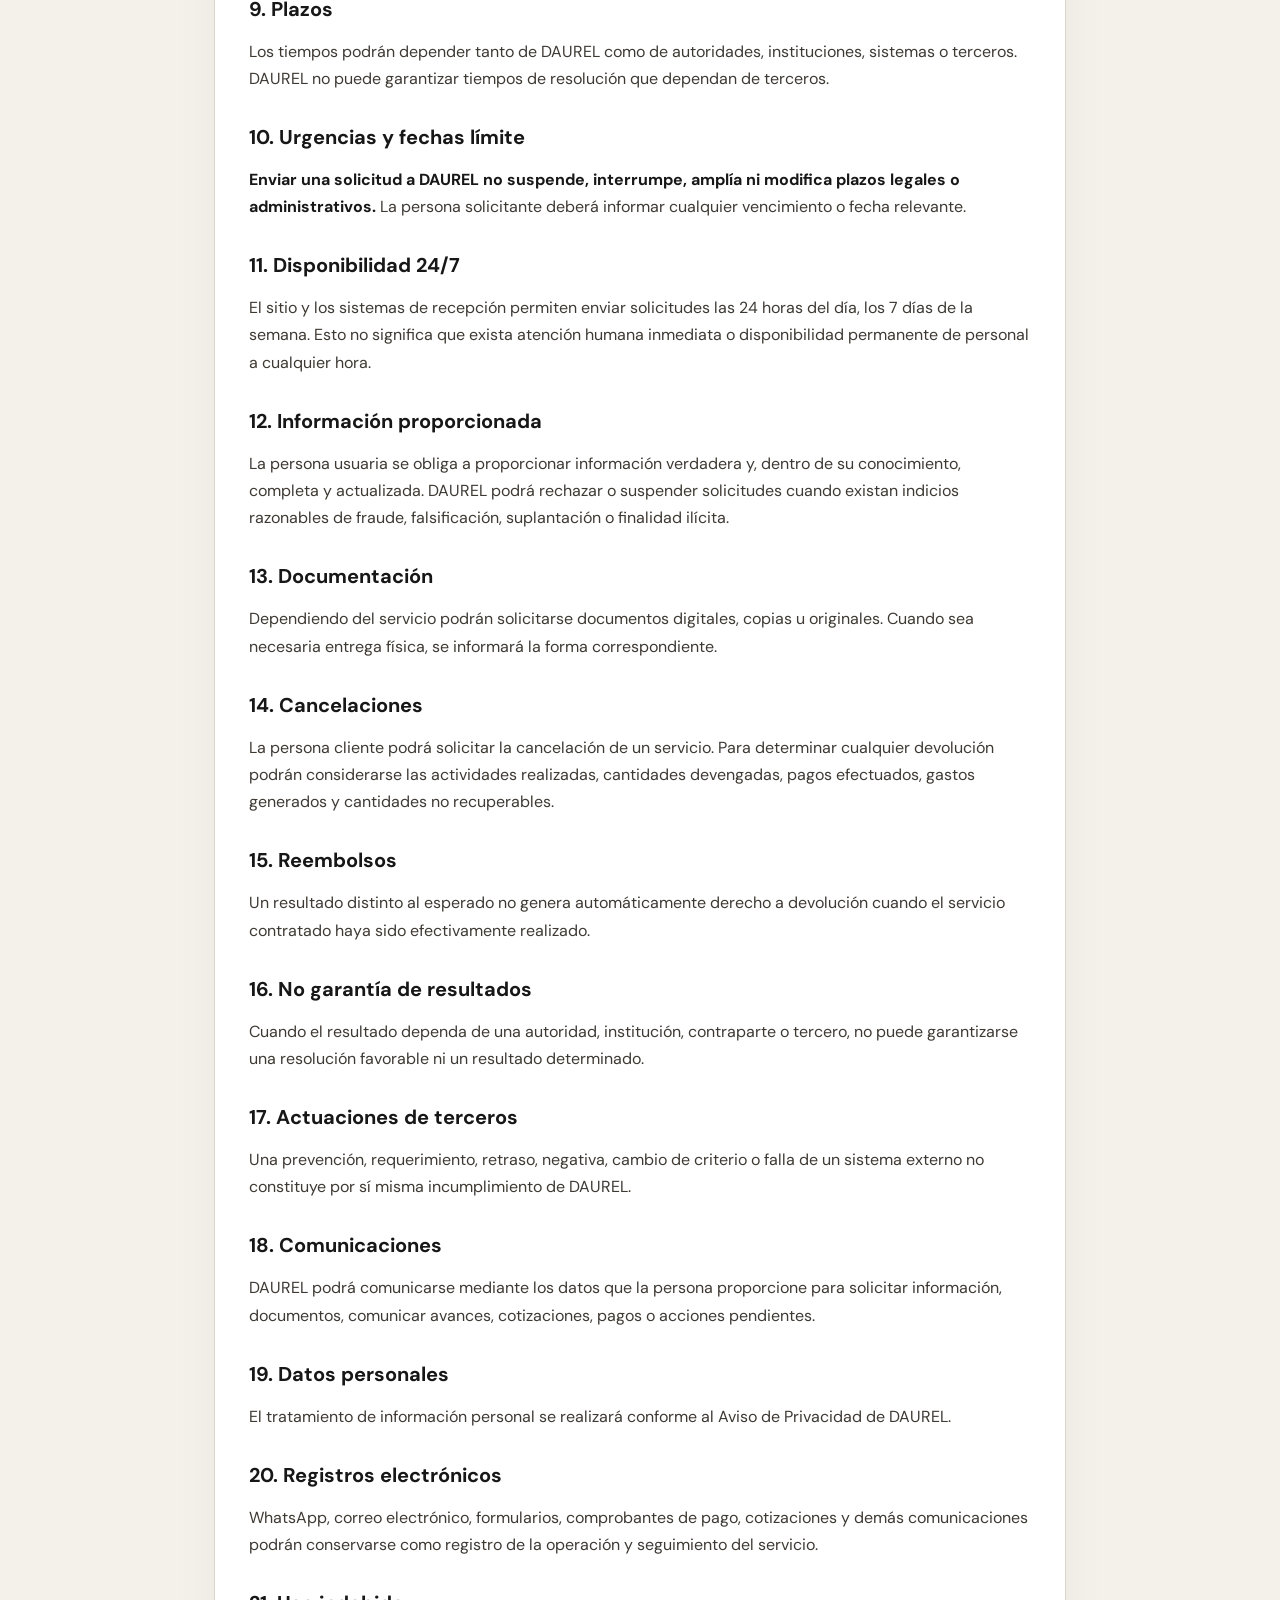
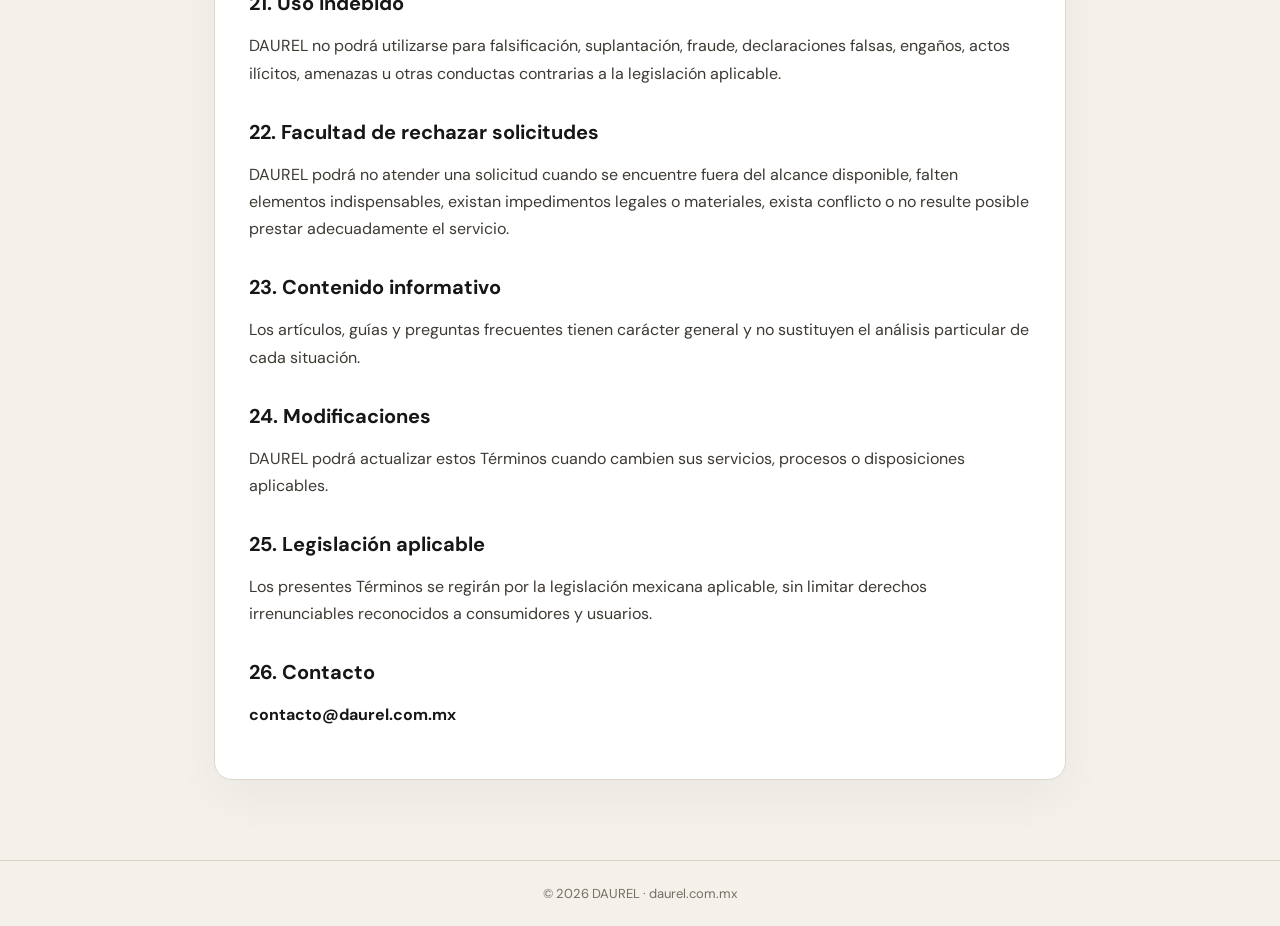
<file: public/terminos.html>
<!doctype html>
<html lang="es-MX">
<head>
  <meta charset="utf-8">
  <meta name="viewport" content="width=device-width,initial-scale=1">
  <meta name="robots" content="index,follow">
  <title>Términos y Condiciones de Uso y Contratación | DAUREL</title>
  <link rel="preconnect" href="https://fonts.googleapis.com">
  <link rel="preconnect" href="https://fonts.gstatic.com" crossorigin>
  <link href="https://fonts.googleapis.com/css2?family=DM+Sans:wght@400;500;600;700&display=swap" rel="stylesheet">
  <link rel="stylesheet" href="legal.css?v=20261021-1">
</head>
<body>
<header class="legal-header"><div class="shell">
  <a href="index.html" aria-label="Volver a DAUREL"><img src="assets/logo-light.png" alt="DAUREL"></a>
  <a href="index.html">Volver al inicio</a>
</div></header>
<main class="legal-shell">
  <p class="kicker">TÉRMINOS</p>
  <h1>Términos y Condiciones de Uso y Contratación</h1>
  <p class="updated">Última actualización: 21 de octubre de 2026</p>
  <article class="legal-copy">
<p>Los presentes Términos regulan el uso de DAUREL, del sitio <strong>daurel.com.mx</strong>, de sus canales de atención y de los servicios solicitados o contratados a través de dichos medios.</p>
<h2>1. DAUREL</h2>
<p>DAUREL es una plataforma de atención y coordinación de solicitudes relacionadas con gestiones, trámites y servicios profesionales. La naturaleza, alcance, condiciones y costo de cada servicio se determinarán de acuerdo con las características particulares de la solicitud.</p>
<h2>2. Intervención profesional cuando resulte necesaria</h2>
<p>Cuando una actuación deba ser realizada legalmente por una persona que cuente con título, cédula profesional, autorización, registro, especialidad o facultades específicas, dicha actuación será encomendada a una persona que reúna los requisitos correspondientes. La persona profesionista que intervenga será responsable de los actos profesionales que realice dentro del ámbito de su participación.</p>
<h2>3. Solicitud inicial</h2>
<p>Enviar información mediante el sitio, WhatsApp, llamada, correo u otro canal no constituye por sí solo la contratación de un servicio, ni implica que DAUREL haya asumido una actuación o plazo específico.</p>
<h2>4. Revisión inicial</h2>
<p><strong>La revisión inicial de tu solicitud no genera ningún cargo. Si para continuar se requiere un servicio profesional, primero te explicaremos qué comprende y cuál sería su costo.</strong></p>
<h2>5. Cotización y alcance</h2>
<p>Antes de contratar un servicio con costo se procurará informar claramente el servicio, su alcance, precio, conceptos incluidos, conceptos que deban pagarse por separado y condiciones necesarias para iniciar o continuar.</p>
<h2>6. Derechos y gastos de terceros</h2>
<p>Salvo indicación expresa, el precio del servicio es independiente de derechos gubernamentales, impuestos, multas, certificados, traducciones, apostillas, gastos notariales, mensajería, traslados, peritajes u otros pagos requeridos por autoridades o terceros.</p>
<h2>7. Formas de pago</h2>
<p>Los servicios podrán pagarse mediante los medios que DAUREL comunique al momento de la contratación. Durante la etapa actual podrán utilizarse principalmente transferencia bancaria y pago en efectivo.</p>
<h2>8. Inicio del servicio</h2>
<p>El pago no sustituye la entrega de documentos, firmas, autorizaciones, información o requisitos necesarios. La ejecución podrá comenzar o continuar cuando se cuente con los elementos necesarios.</p>
<h2>9. Plazos</h2>
<p>Los tiempos podrán depender tanto de DAUREL como de autoridades, instituciones, sistemas o terceros. DAUREL no puede garantizar tiempos de resolución que dependan de terceros.</p>
<h2>10. Urgencias y fechas límite</h2>
<p><strong>Enviar una solicitud a DAUREL no suspende, interrumpe, amplía ni modifica plazos legales o administrativos.</strong> La persona solicitante deberá informar cualquier vencimiento o fecha relevante.</p>
<h2>11. Disponibilidad 24/7</h2>
<p>El sitio y los sistemas de recepción permiten enviar solicitudes las 24 horas del día, los 7 días de la semana. Esto no significa que exista atención humana inmediata o disponibilidad permanente de personal a cualquier hora.</p>
<h2>12. Información proporcionada</h2>
<p>La persona usuaria se obliga a proporcionar información verdadera y, dentro de su conocimiento, completa y actualizada. DAUREL podrá rechazar o suspender solicitudes cuando existan indicios razonables de fraude, falsificación, suplantación o finalidad ilícita.</p>
<h2>13. Documentación</h2>
<p>Dependiendo del servicio podrán solicitarse documentos digitales, copias u originales. Cuando sea necesaria entrega física, se informará la forma correspondiente.</p>
<h2>14. Cancelaciones</h2>
<p>La persona cliente podrá solicitar la cancelación de un servicio. Para determinar cualquier devolución podrán considerarse las actividades realizadas, cantidades devengadas, pagos efectuados, gastos generados y cantidades no recuperables.</p>
<h2>15. Reembolsos</h2>
<p>Un resultado distinto al esperado no genera automáticamente derecho a devolución cuando el servicio contratado haya sido efectivamente realizado.</p>
<h2>16. No garantía de resultados</h2>
<p>Cuando el resultado dependa de una autoridad, institución, contraparte o tercero, no puede garantizarse una resolución favorable ni un resultado determinado.</p>
<h2>17. Actuaciones de terceros</h2>
<p>Una prevención, requerimiento, retraso, negativa, cambio de criterio o falla de un sistema externo no constituye por sí misma incumplimiento de DAUREL.</p>
<h2>18. Comunicaciones</h2>
<p>DAUREL podrá comunicarse mediante los datos que la persona proporcione para solicitar información, documentos, comunicar avances, cotizaciones, pagos o acciones pendientes.</p>
<h2>19. Datos personales</h2>
<p>El tratamiento de información personal se realizará conforme al Aviso de Privacidad de DAUREL.</p>
<h2>20. Registros electrónicos</h2>
<p>WhatsApp, correo electrónico, formularios, comprobantes de pago, cotizaciones y demás comunicaciones podrán conservarse como registro de la operación y seguimiento del servicio.</p>
<h2>21. Uso indebido</h2>
<p>DAUREL no podrá utilizarse para falsificación, suplantación, fraude, declaraciones falsas, engaños, actos ilícitos, amenazas u otras conductas contrarias a la legislación aplicable.</p>
<h2>22. Facultad de rechazar solicitudes</h2>
<p>DAUREL podrá no atender una solicitud cuando se encuentre fuera del alcance disponible, falten elementos indispensables, existan impedimentos legales o materiales, exista conflicto o no resulte posible prestar adecuadamente el servicio.</p>
<h2>23. Contenido informativo</h2>
<p>Los artículos, guías y preguntas frecuentes tienen carácter general y no sustituyen el análisis particular de cada situación.</p>
<h2>24. Modificaciones</h2>
<p>DAUREL podrá actualizar estos Términos cuando cambien sus servicios, procesos o disposiciones aplicables.</p>
<h2>25. Legislación aplicable</h2>
<p>Los presentes Términos se regirán por la legislación mexicana aplicable, sin limitar derechos irrenunciables reconocidos a consumidores y usuarios.</p>
<h2>26. Contacto</h2>
<p><strong>contacto@daurel.com.mx</strong></p>
</article>
</main>
<footer class="legal-footer">© 2026 DAUREL · daurel.com.mx</footer>
</body></html>
</file>
<file: public/styles.css>
/* DAUREL — sitio inicial */
:root{
  --black:#080808;
  --coal:#121212;
  --graphite:#474747;
  --line:#e8e7e3;
  --stone:#f1eee7;
  --ivory:#f8f6f1;
  --white:#fff;
  --radius:18px;
  --shadow:0 22px 70px rgba(0,0,0,.18);
}
*{box-sizing:border-box}
html{scroll-behavior:smooth}
body{margin:0;background:#fff;color:#111;font-family:"DM Sans",system-ui,-apple-system,Segoe UI,sans-serif}
button,input,textarea{font:inherit}
button{cursor:pointer}
a{color:inherit;text-decoration:none}
img{max-width:100%;display:block}
.shell{width:min(1180px,calc(100% - 42px));margin:0 auto}
.sr-only{position:absolute;width:1px;height:1px;padding:0;margin:-1px;overflow:hidden;clip:rect(0,0,0,0);white-space:nowrap;border:0}
.prelaunch{position:fixed;left:50%;transform:translateX(-50%);bottom:16px;z-index:200;background:#fff;color:#111;border:1px solid #ddd;padding:10px 16px;border-radius:999px;font-size:12px;box-shadow:0 10px 30px rgba(0,0,0,.12)}

.site-header{position:absolute;top:0;left:0;right:0;z-index:50;color:#fff}
.nav{height:92px;display:flex;align-items:center;gap:34px;border-bottom:1px solid rgba(255,255,255,.12)}
.brand{width:190px;margin-right:auto}
.brand img{height:42px;width:auto}
.desktop-nav{display:flex;align-items:center;gap:28px;font-size:13px}
.desktop-nav a{opacity:.85;transition:.2s}
.desktop-nav a:hover{opacity:1}
.nav-cta{border:1px solid rgba(255,255,255,.4);background:#fff;color:#111;border-radius:12px;padding:13px 20px;font-weight:700}
.menu-button{display:none;margin-left:auto;background:none;border:0;padding:8px}
.menu-button span{display:block;width:25px;height:2px;background:#fff;margin:5px 0}
.mobile-menu{display:none}

.hero{position:relative;min-height:690px;background:
  radial-gradient(circle at 74% 53%,rgba(255,255,255,.16),transparent 20%),
  linear-gradient(110deg,#050505 0%,#0a0a0a 54%,#151515 100%);
color:#fff;overflow:hidden}
.hero-fade{position:absolute;inset:0;background:linear-gradient(90deg,rgba(0,0,0,.15),rgba(0,0,0,.05) 50%,rgba(0,0,0,.18));pointer-events:none}
.hero-architecture{position:absolute;inset:0;overflow:hidden;opacity:.78}
.arch{position:absolute;right:-50px;top:80px;width:540px;height:650px;border-radius:260px 260px 0 0;border:88px solid #272727;border-bottom:0;box-shadow:inset 16px 0 28px rgba(255,255,255,.035),-22px 0 70px rgba(0,0,0,.6)}
.arch-b{right:285px;top:160px;width:350px;height:560px;border-width:64px;opacity:.62}
.pillar{position:absolute;right:225px;top:40px;width:78px;height:700px;background:linear-gradient(90deg,#111,#3b3b3b 45%,#171717);transform:skewX(-4deg);box-shadow:15px 0 30px rgba(0,0,0,.45)}
.pillar-b{right:95px;top:0;width:105px;background:linear-gradient(90deg,#111,#313131 50%,#121212)}
.light-beam{position:absolute;right:185px;top:0;width:115px;height:780px;background:linear-gradient(90deg,transparent,rgba(255,255,255,.11),transparent);transform:rotate(16deg);filter:blur(2px)}
.hero-grid{position:relative;z-index:3;display:grid;grid-template-columns:1.04fr .72fr;gap:70px;align-items:center;padding-top:160px;padding-bottom:88px}
.hero-copy{padding-top:10px}
.eyebrow,.kicker{font-size:11px;font-weight:700;letter-spacing:.24em;text-transform:uppercase}
.eyebrow{color:#ddd;margin-bottom:22px}
.hero h1{font-family:"Libre Caslon Display",Georgia,serif;font-size:74px;line-height:.94;letter-spacing:-.02em;margin:0 0 24px;font-weight:400}
.hero-subtitle{font-family:"Libre Caslon Display",Georgia,serif;font-size:24px;line-height:1.35;max-width:570px;color:#e2e2e2;margin:0}
.hero-points{display:grid;grid-template-columns:repeat(3,1fr);gap:0;margin-top:52px;max-width:650px}
.hero-points>div{display:flex;gap:12px;align-items:center;padding-right:22px;margin-right:22px;border-right:1px solid rgba(255,255,255,.18)}
.hero-points>div:last-child{border:0}
.icon-circle{font-size:30px}
.hero-points p{margin:0}
.hero-points strong,.hero-points small{display:block}
.hero-points strong{font-size:13px}
.hero-points small{font-size:11px;color:#bbb;margin-top:2px}

.intake-card{background:#fff;color:#111;padding:30px;border-radius:18px;box-shadow:var(--shadow);align-self:center}
.intake-card h2{font-family:"Libre Caslon Display",Georgia,serif;font-weight:400;font-size:23px;line-height:1.15;margin:0 0 20px}
.intake-card h2 span{color:#292929}
.persona-toggle{display:grid;grid-template-columns:1fr 1fr;gap:8px;margin-bottom:12px}
.persona{border:1px solid #ddd;background:#fff;border-radius:10px;padding:12px 10px;font-size:13px;font-weight:600}
.persona.active{background:#090909;color:#fff;border-color:#090909}
.textarea-wrap{position:relative}
textarea{width:100%;min-height:150px;resize:vertical;border:1px solid #ddd;border-radius:12px;padding:16px 18px 35px;outline:none;background:#fff;color:#111;transition:.2s}
textarea:focus,input:focus{border-color:#777;box-shadow:0 0 0 3px rgba(0,0,0,.05)}
.counter{position:absolute;right:14px;bottom:12px;font-size:11px;color:#888}
.button{border:0;border-radius:11px;padding:14px 20px;font-weight:700;display:inline-flex;align-items:center;justify-content:center;gap:12px}
.button-dark{background:#0a0a0a;color:#fff}
.button-light{background:#fff;color:#111}
.button-wide{width:100%;margin-top:12px}
.privacy-note{font-size:10px;color:#777;text-align:center;margin:9px 0 7px}
.privacy-note a{text-decoration:underline}
.turnstile-wrap{height:0;margin:0;overflow:visible;display:flex;justify-content:center;position:relative;z-index:45}
.turnstile-wrap.active{height:65px;margin:8px 0 0}
.field-error{font-size:12px;color:#a52121;min-height:0;margin-top:0}
.field-error:not(:empty){min-height:18px;margin-top:6px}

.section{padding:82px 0}
.light{background:#fff}
.warm{background:var(--ivory)}
.section-heading{margin-bottom:32px;max-width:760px}
.section-heading h2{font-family:"Libre Caslon Display",Georgia,serif;font-size:45px;font-weight:400;line-height:1.04;margin:8px 0}
.section-heading p{color:#646464;line-height:1.55}
.split-heading{display:grid;grid-template-columns:1fr .85fr;gap:70px;align-items:end;max-width:none}
.issue-grid{display:grid;grid-template-columns:repeat(3,1fr);gap:14px}
.issue-card{min-height:104px;border:1px solid #e6e4df;background:#fff;border-radius:14px;padding:22px;display:grid;grid-template-columns:44px 1fr auto;gap:14px;text-align:left;align-items:center;transition:.2s}
.issue-card:hover{border-color:#aaa;transform:translateY(-2px);box-shadow:0 12px 30px rgba(0,0,0,.06)}
.issue-card-wide{grid-column:span 3}
.issue-icon{font-size:30px}
.issue-card strong,.issue-card small{display:block}
.issue-card strong{font-family:"Libre Caslon Display",Georgia,serif;font-size:20px;font-weight:400}
.issue-card small{color:#777;font-size:12px;margin-top:4px;line-height:1.35}
.issue-card b{font-size:25px;font-weight:400}

.process-section{background:linear-gradient(180deg,#0e0e0e,#111);color:#fff;padding:82px 0}
.dark-heading p{color:#bbb}
.process-grid{display:grid;grid-template-columns:repeat(4,1fr);gap:28px;border-top:1px solid #333;padding-top:32px}
.process-grid article{display:flex;gap:16px}
.process-grid article>span{width:38px;height:38px;border:1px solid #888;border-radius:50%;display:grid;place-items:center;flex:0 0 auto;font-family:"Libre Caslon Display",Georgia,serif;font-size:20px}
.process-grid h3{font-family:"Libre Caslon Display",Georgia,serif;font-size:21px;font-weight:400;margin:0 0 7px}
.process-grid p{margin:0;color:#aaa;font-size:12px;line-height:1.5}

.enterprise-grid{display:grid;grid-template-columns:1.15fr .85fr;gap:70px;align-items:center}
.enterprise-grid h2{font-family:"Libre Caslon Display",Georgia,serif;font-size:52px;font-weight:400;line-height:1.05;margin:10px 0 18px}
.enterprise-grid p{color:#666;line-height:1.65;max-width:650px}
.enterprise-panel{background:#111;color:#fff;border-radius:18px;padding:18px}
.mini-stat{display:grid;grid-template-columns:70px 1fr;align-items:center;padding:22px;border-bottom:1px solid #333}
.mini-stat:last-child{border:0}
.mini-stat strong{font-family:"Libre Caslon Display",Georgia,serif;font-size:33px;font-weight:400}
.mini-stat span{color:#ccc}

.why-grid{display:grid;grid-template-columns:repeat(4,1fr);gap:14px}
.why-grid article{border-top:1px solid #222;padding:22px 6px}
.why-grid span{color:#999;font-size:12px}
.why-grid h3{font-family:"Libre Caslon Display",Georgia,serif;font-size:24px;font-weight:400;margin:18px 0 8px}
.why-grid p{color:#666;line-height:1.55;font-size:13px}

.resources{background:#f6f5f2}
.article-grid{display:grid;grid-template-columns:repeat(3,1fr);gap:16px}
.article-card{background:#fff;border:1px solid #e7e4dd;border-radius:15px;padding:26px;min-height:205px;display:flex;flex-direction:column}
.article-card>span{font-size:10px;letter-spacing:.2em;font-weight:700;color:#777}
.article-card h3{font-family:"Libre Caslon Display",Georgia,serif;font-size:26px;font-weight:400;line-height:1.12}
.disabled-link{margin-top:auto;font-size:12px;color:#999}

.faq-section{background:#fff}
.faq{border-top:1px solid #ddd}
.faq details{border-bottom:1px solid #ddd;padding:0 4px}
.faq summary{list-style:none;font-family:"Libre Caslon Display",Georgia,serif;font-size:23px;padding:22px 0;cursor:pointer}
.faq summary::-webkit-details-marker{display:none}
.faq summary::after{content:"+";float:right}
.faq details[open] summary::after{content:"–"}
.faq details p{max-width:780px;color:#666;line-height:1.65;margin:0 0 24px}

.final-cta{background:#0a0a0a;color:#fff;text-align:center;padding:85px 0}
.final-cta h2{font-family:"Libre Caslon Display",Georgia,serif;font-size:58px;font-weight:400;margin:12px 0}
.final-cta p{color:#bbb;max-width:620px;margin:0 auto 28px;line-height:1.6}

.footer{background:#080808;color:#fff;padding:56px 0 24px}
.footer-grid{display:grid;grid-template-columns:1.4fr repeat(3,1fr);gap:44px}
.footer-logo{width:180px;margin-bottom:18px}
.footer h3{font-size:12px;text-transform:uppercase;letter-spacing:.14em;color:#aaa;margin:0 0 15px}
.footer a,.footer p{display:block;color:#aaa;font-size:12px;line-height:1.8}
.footer-bottom{border-top:1px solid #282828;margin-top:42px;padding-top:22px;display:flex;justify-content:space-between;color:#777;font-size:11px}

/* Modal */
.modal,.privacy-modal{position:fixed;inset:0;z-index:120;display:none}
.modal.open,.privacy-modal.open{display:block}
.modal-backdrop{position:absolute;inset:0;background:rgba(0,0,0,.64);backdrop-filter:blur(7px)}
.modal-panel,.privacy-panel{position:relative;background:#fff;width:min(560px,calc(100% - 28px));max-height:90vh;overflow:auto;margin:5vh auto;border-radius:20px;padding:34px;box-shadow:0 30px 90px rgba(0,0,0,.35)}
.modal-close{position:absolute;right:18px;top:12px;border:0;background:none;font-size:32px;color:#777}
.progress{display:flex;align-items:center;margin-bottom:28px;padding-right:40px}
.progress span{width:30px;height:30px;border-radius:50%;display:grid;place-items:center;background:#eee;color:#777;font-size:12px}
.progress span.active{background:#111;color:#fff}
.progress i{height:1px;background:#ddd;flex:1}
.modal-step{display:none}
.modal-step.active{display:block}
.modal-step h2,.privacy-panel h2{font-family:"Libre Caslon Display",Georgia,serif;font-weight:400;font-size:36px;margin:10px 0}
.modal-step>p,.privacy-panel>p{color:#666;line-height:1.55}
.choice-grid{display:grid;gap:10px;margin:22px 0}
.choice{border:1px solid #ddd;border-radius:11px;padding:15px;text-align:left;background:#fff}
.choice.selected{background:#111;color:#fff;border-color:#111}
.field{display:block;margin:16px 0}
.field span{display:block;font-size:12px;font-weight:700;margin-bottom:7px}
.field input{width:100%;border:1px solid #ddd;border-radius:10px;padding:14px;outline:none}
.location-autocomplete{position:relative}
.location-suggestions{display:none;position:absolute;left:0;right:0;top:calc(100% + 6px);z-index:40;background:#fff;border:1px solid #ddd;border-radius:12px;box-shadow:0 14px 35px rgba(0,0,0,.12);overflow:hidden;max-height:250px;overflow-y:auto}
.location-suggestions.open{display:block}
.location-suggestion{display:block;width:100%;border:0;border-bottom:1px solid #eee;background:#fff;padding:12px 14px;text-align:left;font:inherit;font-size:12px;color:#222;cursor:pointer}
.location-suggestion:last-child{border-bottom:0}
.location-suggestion:hover,.location-suggestion:focus,.location-suggestion.active{background:#f4f4f1;outline:none}
.consent{display:flex;gap:10px;align-items:flex-start;font-size:11px;color:#555;margin:14px 0 10px}
.consent input{margin-top:2px}
.consent button{padding:0;border:0;background:none;text-decoration:underline}
.success-step{text-align:center}
.success-mark{width:64px;height:64px;border-radius:50%;background:#111;color:#fff;display:grid;place-items:center;font-size:30px;margin:0 auto 16px}

@media (max-width: 980px){
  .desktop-nav,.nav-cta{display:none}
  .menu-button{display:block}
  .mobile-menu{position:absolute;top:78px;left:20px;right:20px;background:#fff;color:#111;border-radius:16px;padding:16px;box-shadow:var(--shadow)}
  .mobile-menu.open{display:grid;gap:4px}
  .mobile-menu a{padding:12px;border-bottom:1px solid #eee}
  .nav{height:78px}
  .brand{width:160px}
  .hero{min-height:auto}
  .hero-grid{grid-template-columns:1fr;gap:32px;padding-top:128px;padding-bottom:55px}
  .hero-copy{max-width:700px}
  .hero h1{font-size:62px}
  .hero-architecture{opacity:.45}
  .hero-points{display:none}
  .intake-card{max-width:580px;width:100%}
  .issue-grid{grid-template-columns:repeat(2,1fr)}
  .issue-card-wide{grid-column:span 2}
  .process-grid{grid-template-columns:repeat(2,1fr)}
  .enterprise-grid{grid-template-columns:1fr}
  .why-grid{grid-template-columns:repeat(2,1fr)}
  .article-grid{grid-template-columns:1fr}
  .split-heading{grid-template-columns:1fr;gap:4px}
  .footer-grid{grid-template-columns:repeat(2,1fr)}
}

@media (max-width: 620px){
  .shell{width:min(100% - 28px,1180px)}
  .site-header{position:absolute}
  .hero-grid{padding-top:112px}
  .hero h1{font-size:46px;line-height:.95}
  .hero-subtitle{font-size:19px}
  .eyebrow{font-size:9px}
  .hero-architecture .arch{right:-240px}
  .hero-architecture .arch-b{right:20px}
  .hero-copy{padding-bottom:8px}
  .intake-card{padding:20px;border-radius:16px}
  .intake-card h2{font-size:21px}
  textarea{min-height:125px}
  .section{padding:58px 0}
  .section-heading h2{font-size:37px}
  .issue-grid{grid-template-columns:1fr}
  .issue-card-wide{grid-column:auto}
  .process-section{padding:58px 0}
  .process-grid{grid-template-columns:1fr}
  .enterprise-grid h2{font-size:40px}
  .why-grid{grid-template-columns:1fr}
  .footer-grid{grid-template-columns:1fr}
  .footer-bottom{flex-direction:column;gap:6px}
  .modal-panel,.privacy-panel{padding:26px 20px;margin:3vh auto;max-height:94vh}
  .modal-step h2,.privacy-panel h2{font-size:31px}
  .persona-toggle{grid-template-columns:1fr 1fr}
}

.privacy-note + .field-error{margin-top:0}
#submitRequest{margin-top:7px}
</file>
<file: public/admin-20261021.css>
:root{font-family:"DM Sans",system-ui,sans-serif;color:#171717;background:#f4f1ea}*{box-sizing:border-box}body{margin:0;min-height:100vh;background:#f4f1ea}.admin-shell{max-width:1440px;margin:0 auto;padding:32px}.hidden{display:none!important}.brand{font-weight:700;letter-spacing:.18em;font-size:20px}.eyebrow{font-size:12px;letter-spacing:.18em;font-weight:700;color:#766b5d}.login-card{max-width:460px;margin:10vh auto;background:#fff;padding:36px;border:1px solid #ddd5ca;border-radius:18px;box-shadow:0 20px 60px rgba(0,0,0,.08)}.login-card h1{font-size:30px;margin:10px 0}.login-card p{color:#625c54;line-height:1.55}.login-card label{display:grid;gap:8px;margin-top:24px;font-weight:600}.login-card input,.toolbar select{width:100%;padding:13px 14px;border:1px solid #cfc6ba;border-radius:10px;background:#fff;font:inherit}.login-card button,.top-actions button,.action-btn{border:0;border-radius:10px;padding:12px 16px;font:inherit;font-weight:700;cursor:pointer}.login-card button{margin-top:14px;width:100%;background:#171717;color:#fff}.error{min-height:20px;color:#a62828!important;font-size:14px}.dashboard{display:grid;gap:22px}.topbar{display:flex;justify-content:space-between;align-items:center;background:#171717;color:#fff;padding:22px 26px;border-radius:16px}.topbar p{margin:4px 0 0;color:#c9c3ba}.top-actions{display:flex;gap:10px}.secondary{background:#fff;color:#171717}.stats{display:grid;grid-template-columns:repeat(4,1fr);gap:14px}.stats article{background:#fff;border:1px solid #ddd5ca;border-radius:14px;padding:20px}.stats span{display:block;color:#756e65;font-size:13px}.stats strong{display:block;font-size:32px;margin-top:4px}.toolbar{display:flex;justify-content:space-between;align-items:end;gap:20px}.toolbar h1{margin:0;font-size:28px}.toolbar p{margin:5px 0 0;color:#756e65}.toolbar label{min-width:220px;font-size:13px;font-weight:600}.toolbar label span{display:block;margin-bottom:6px}.table-wrap{overflow:auto;background:#fff;border:1px solid #ddd5ca;border-radius:14px}table{width:100%;border-collapse:collapse;min-width:1180px}th,td{text-align:left;padding:14px 12px;border-bottom:1px solid #eee7de;vertical-align:top;font-size:14px}th{font-size:12px;text-transform:uppercase;letter-spacing:.06em;color:#756e65;background:#faf8f4;position:sticky;top:0}.status{display:inline-block;padding:6px 9px;border-radius:999px;background:#eee8df;font-size:12px;font-weight:700}.actions{display:flex;gap:6px;flex-wrap:wrap}.action-btn{padding:7px 9px;font-size:12px;background:#ebe6df;color:#222}.action-btn.primary{background:#171717;color:#fff}.notice{padding:12px 14px;border-radius:10px;background:#fff2cc;color:#604b00}.wa{color:#171717;font-weight:700}.empty{text-align:center;color:#777;padding:34px}@media(max-width:800px){.admin-shell{padding:16px}.stats{grid-template-columns:repeat(2,1fr)}.toolbar,.topbar{align-items:stretch;flex-direction:column}.toolbar label{min-width:0}.top-actions{width:100%}.top-actions button{flex:1}}
.filters{display:flex;gap:12px;align-items:end}.filters label{min-width:220px;font-size:13px;font-weight:600}.filters label span{display:block;margin-bottom:6px}.filters input,.filters select,.management-grid input,.management-grid select{width:100%;padding:11px 12px;border:1px solid #cfc6ba;border-radius:10px;background:#fff;font:inherit}.folio-btn{border:0;background:none;padding:0;font:inherit;font-weight:700;text-align:left;cursor:pointer;text-decoration:underline;text-underline-offset:3px}.detail-modal{position:fixed;inset:0;z-index:50;display:grid;place-items:center;padding:18px}.detail-backdrop{position:absolute;inset:0;background:rgba(0,0,0,.55)}.detail-panel{position:relative;z-index:1;width:min(760px,100%);max-height:90vh;overflow:auto;background:#fff;border-radius:18px;padding:28px;box-shadow:0 30px 100px rgba(0,0,0,.25)}.detail-close{position:absolute;right:18px;top:14px;border:0;background:none;font-size:30px;cursor:pointer}.detail-panel h2{margin:4px 0 22px;font-size:28px}.detail-grid{display:grid;grid-template-columns:repeat(3,1fr);gap:12px}.detail-item{padding:12px;background:#f7f4ef;border-radius:10px}.detail-item span{display:block;font-size:11px;text-transform:uppercase;letter-spacing:.06em;color:#756e65}.detail-item strong{display:block;margin-top:4px;font-size:14px}.detail-block{margin-top:18px;padding-top:16px;border-top:1px solid #eee7de}.detail-block h3{font-size:14px;margin:0 0 8px}.detail-block p{white-space:pre-wrap;line-height:1.55;margin:0}.management-grid{display:grid;grid-template-columns:2fr 1fr 1fr;gap:12px;margin-top:20px}.management-grid label{font-size:13px;font-weight:600}.management-grid label span{display:block;margin-bottom:6px}.detail-actions{display:flex;justify-content:flex-end;gap:10px;margin-top:22px}.detail-actions button{border:0;border-radius:10px;padding:11px 16px;font:inherit;font-weight:700;cursor:pointer}.save-btn{background:#171717;color:#fff}@media(max-width:800px){.filters{flex-direction:column;align-items:stretch}.filters label{min-width:0}.detail-grid{grid-template-columns:1fr 1fr}.management-grid{grid-template-columns:1fr}}
.priority-dot-head,.priority-dot-cell{width:18px;min-width:18px;max-width:18px;text-align:center;padding-left:6px!important;padding-right:4px!important}.priority-dot{display:inline-block;width:15px;height:15px;border-radius:2px;vertical-align:middle}.priority-dot.red{background:#d93025}.priority-dot.yellow{background:#fbbc04}.priority-dot.green{background:#34a853}
</file>
<file: public/legal.css>
:root{font-family:"DM Sans",system-ui,sans-serif;color:#171717;background:#f4f1ea}
*{box-sizing:border-box}
body{margin:0;background:#f4f1ea;color:#171717}
a{color:inherit}
.legal-header{background:#171717;color:#fff}
.legal-header .shell{max-width:980px;margin:auto;padding:22px 24px;display:flex;align-items:center;justify-content:space-between;gap:20px}
.legal-header img{width:145px;height:auto;display:block;filter:brightness(0) invert(1)}
.legal-header a{text-decoration:none;font-size:14px;color:#ddd5ca}
.legal-shell{max-width:900px;margin:0 auto;padding:54px 24px 80px}
.kicker{font-size:12px;letter-spacing:.18em;font-weight:700;color:#766b5d;margin:0 0 10px}
h1{font-size:40px;line-height:1.08;margin:0 0 8px}
.updated{color:#756e65;margin:0 0 38px}
.legal-copy{background:#fff;border:1px solid #ddd5ca;border-radius:18px;padding:34px;box-shadow:0 18px 50px rgba(0,0,0,.04)}
.legal-copy h2{font-size:20px;margin:32px 0 10px}
.legal-copy h2:first-child{margin-top:0}
.legal-copy p,.legal-copy li{line-height:1.7;color:#3e3933}
.legal-copy ul{padding-left:22px}
.legal-copy strong{color:#171717}
.legal-footer{border-top:1px solid #d8d0c4;padding:24px;color:#756e65;text-align:center;font-size:13px}
@media(max-width:650px){h1{font-size:32px}.legal-copy{padding:24px}.legal-header .shell{padding:18px}.legal-shell{padding:38px 16px 60px}}
</file>
